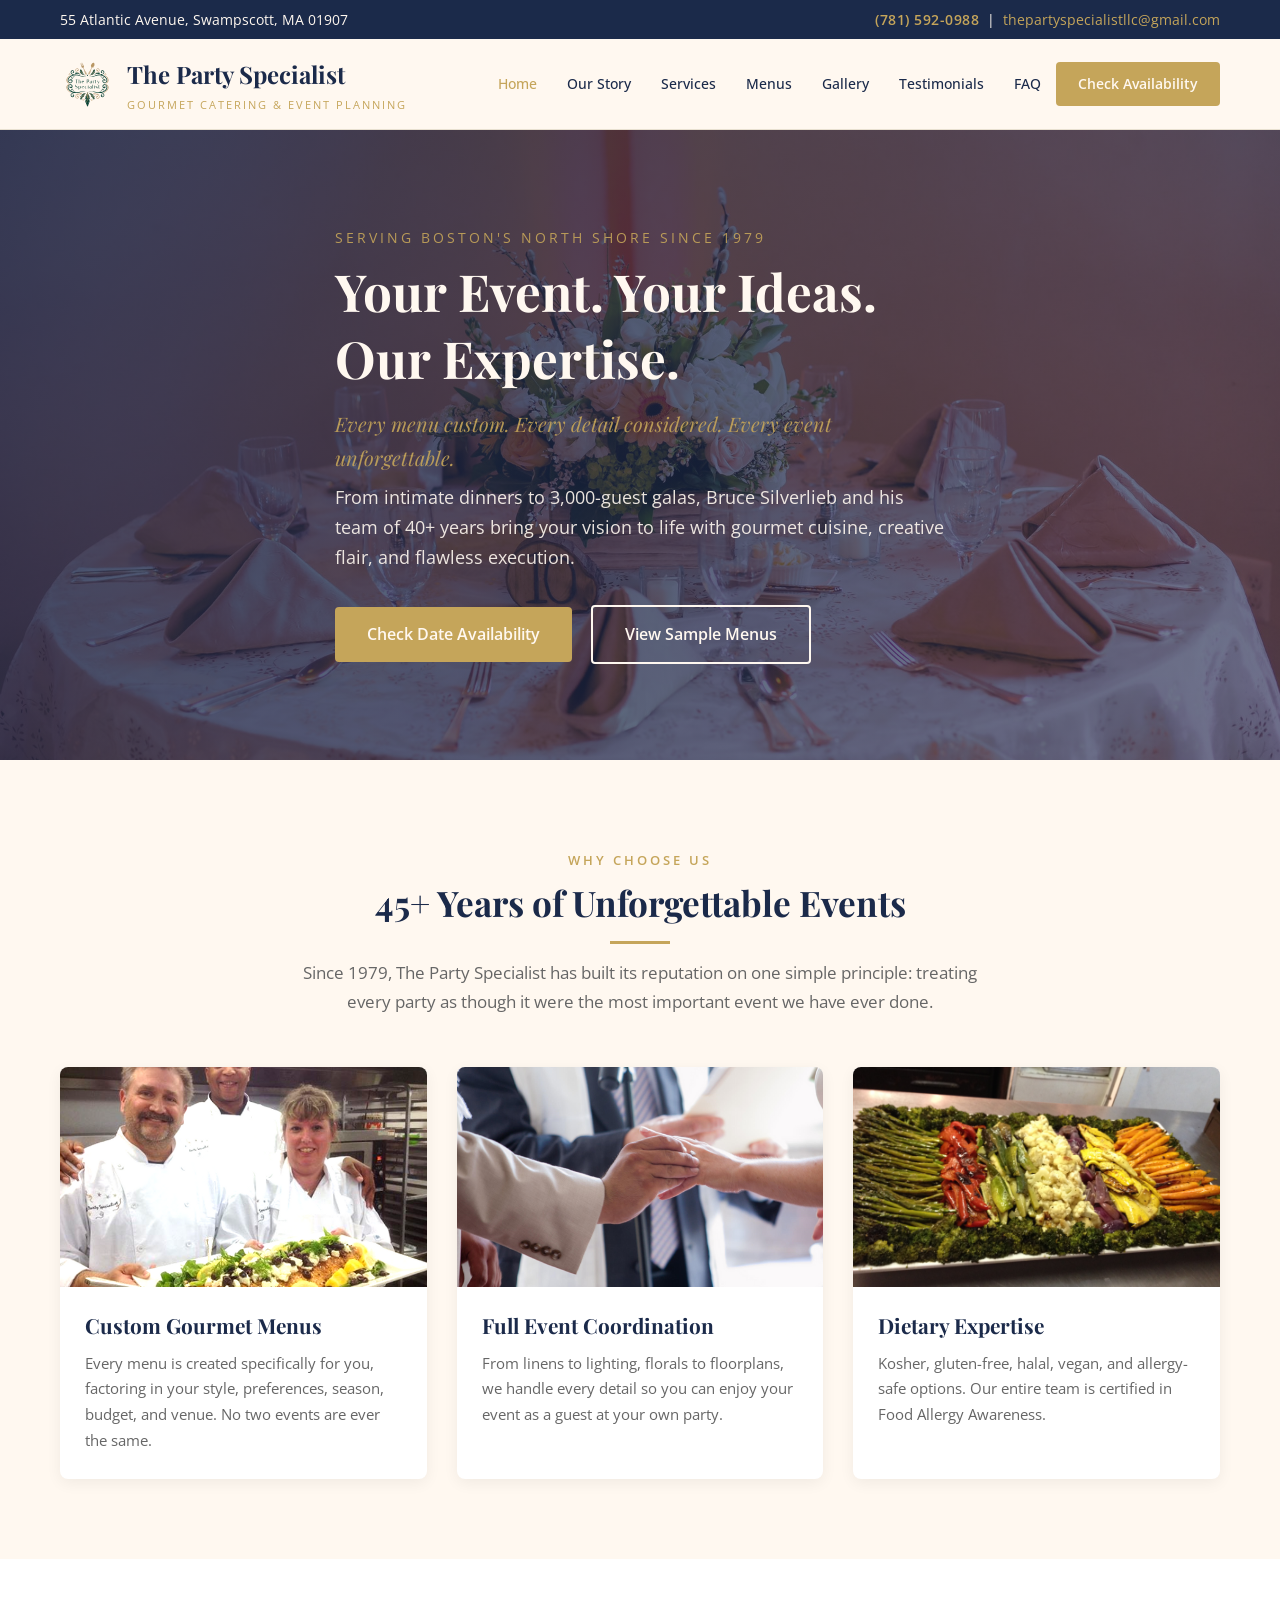
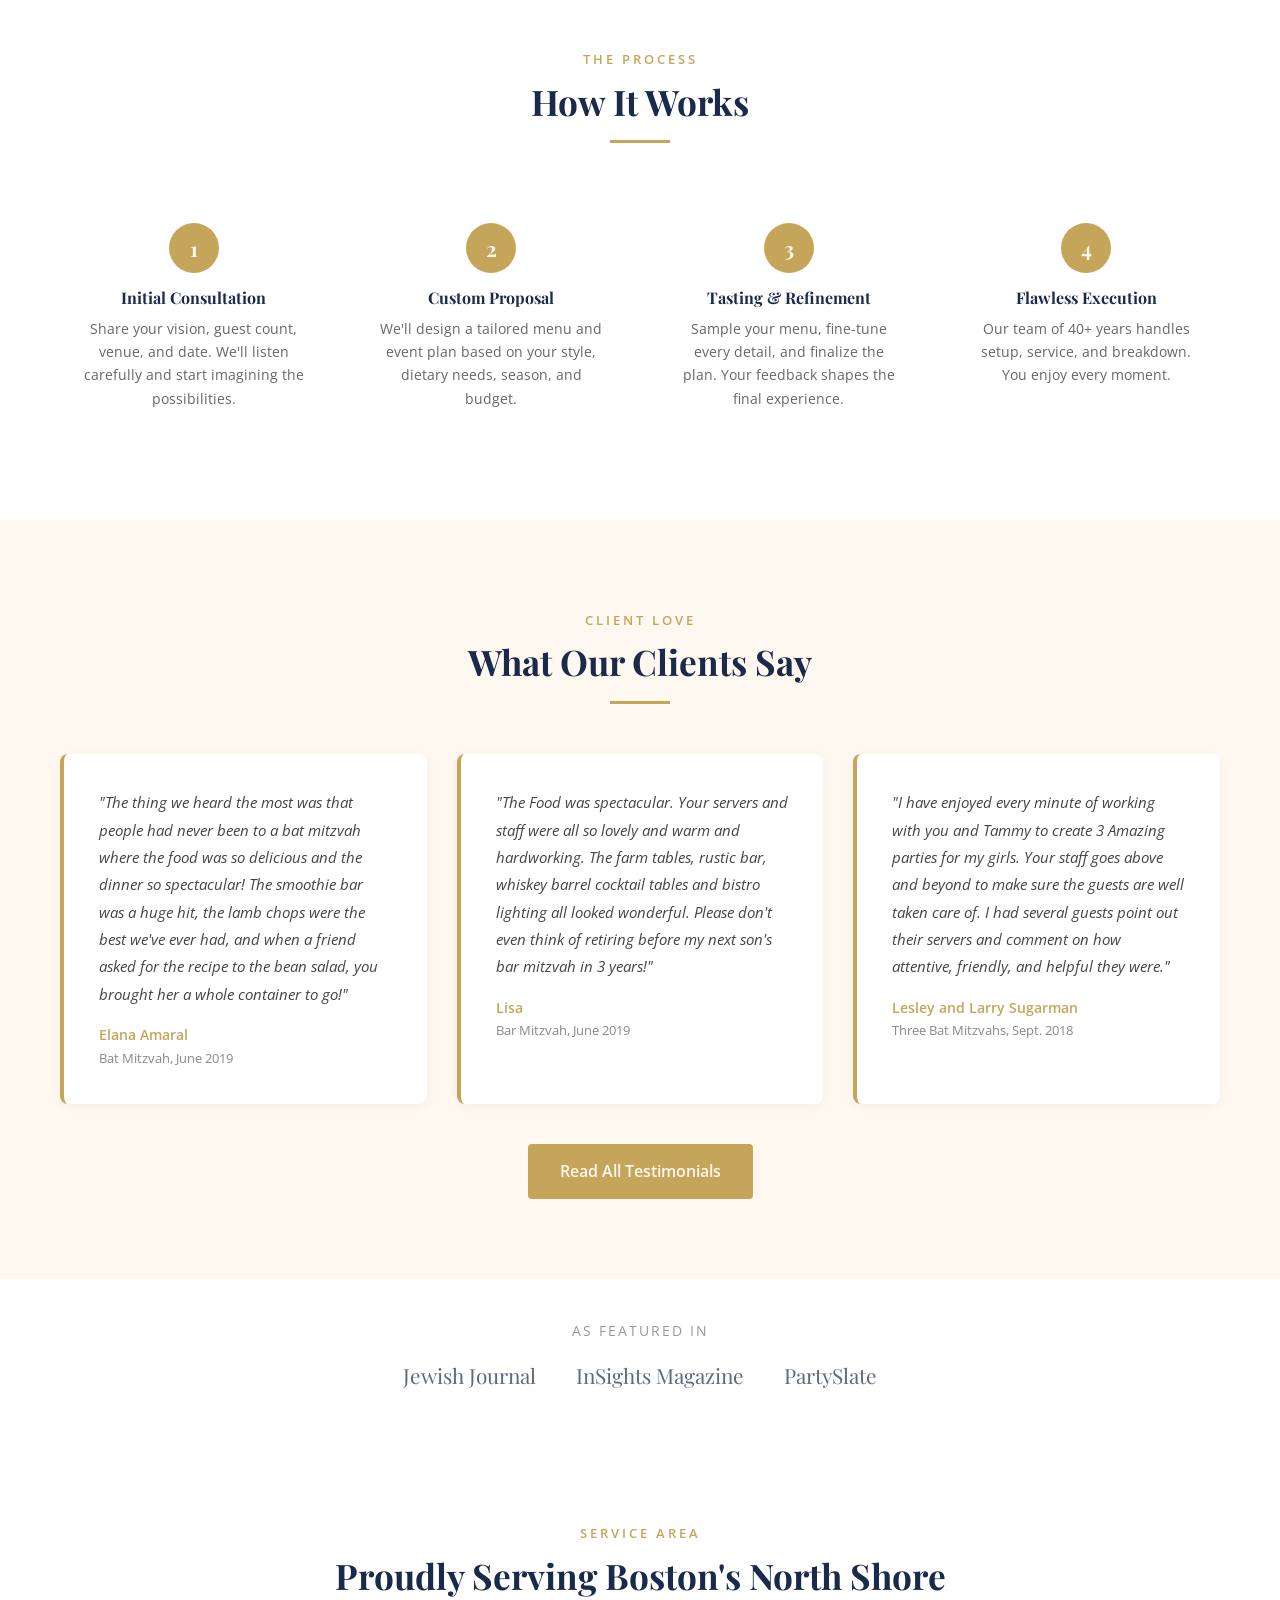
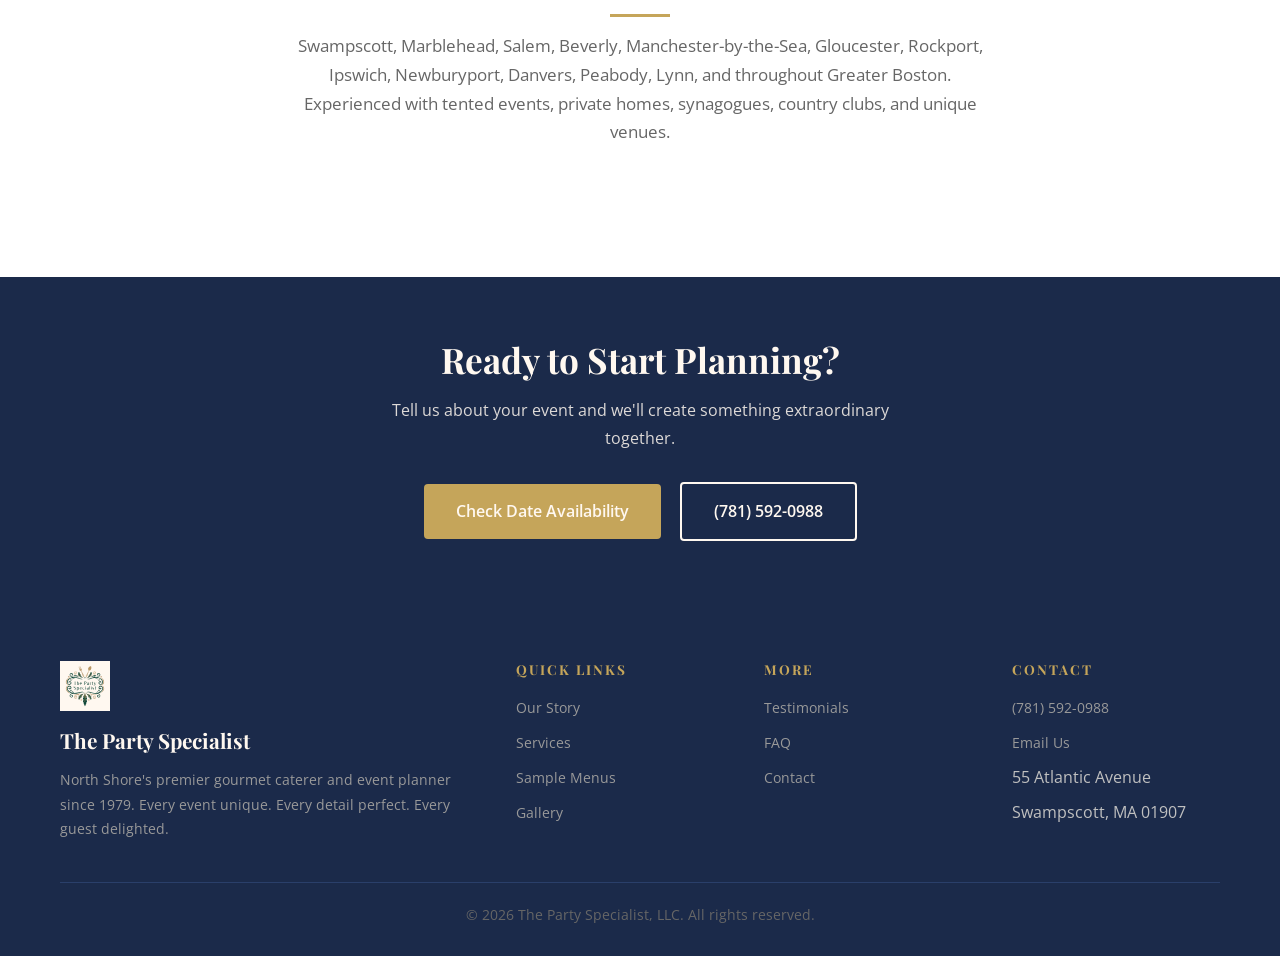
<file: site/index.html>
<!DOCTYPE html>
<html lang="en">
<head>
<meta charset="UTF-8">
<meta name="viewport" content="width=device-width, initial-scale=1.0">
<title>The Party Specialist | North Shore's Premier Caterer & Event Planner Since 1979</title>
<meta name="description" content="The Party Specialist provides gourmet catering and full event planning on Boston's North Shore since 1979. Weddings, Bar/Bat Mitzvahs, corporate events, and more. Call (781) 592-0988.">
<meta name="keywords" content="caterer North Shore MA, wedding catering Marblehead, bar mitzvah catering Swampscott, event planner Boston North Shore, gourmet catering Massachusetts">
<meta property="og:title" content="The Party Specialist | North Shore's Premier Caterer">
<meta property="og:description" content="Gourmet catering and event planning since 1979. Every menu custom for your event.">
<meta property="og:type" content="website">
<link rel="preconnect" href="https://fonts.googleapis.com">
<link rel="preconnect" href="https://fonts.gstatic.com" crossorigin>
<link href="https://fonts.googleapis.com/css2?family=Playfair+Display:ital,wght@0,400;0,700;1,400&family=Open+Sans:wght@400;500;600;700&display=swap" rel="stylesheet">
<link rel="stylesheet" href="css/style.css">
<script type="application/ld+json">
{
  "@context": "https://schema.org",
  "@type": "Caterer",
  "name": "The Party Specialist",
  "legalName": "The Party Specialist, LLC",
  "url": "https://www.thepartyspecialistllc.com",
  "telephone": "+1-781-592-0988",
  "email": "thepartyspecialistllc@gmail.com",
  "address": {
    "@type": "PostalAddress",
    "streetAddress": "55 Atlantic Avenue",
    "addressLocality": "Swampscott",
    "addressRegion": "MA",
    "postalCode": "01907",
    "addressCountry": "US"
  },
  "geo": {
    "@type": "GeoCoordinates",
    "latitude": 42.4709,
    "longitude": -70.9068
  },
  "foundingDate": "1979",
  "founder": {
    "@type": "Person",
    "name": "Bruce Silverlieb"
  },
  "description": "North Shore's premier gourmet caterer and event planner since 1979. Custom menus, full event coordination, weddings, bar/bat mitzvahs, corporate events.",
  "areaServed": ["Swampscott", "Marblehead", "Salem", "Beverly", "Danvers", "Gloucester", "Rockport", "Manchester-by-the-Sea", "Ipswich", "Newburyport", "Lynn", "Boston North Shore"],
  "knowsAbout": ["Kosher Catering", "Gluten-Free Catering", "Halal Catering", "Vegan Catering", "Wedding Catering", "Bar Mitzvah Catering", "Corporate Event Catering"],
  "priceRange": "$$-$$$"
}
</script>
</head>
<body>
<!-- Top Bar -->
<div class="top-bar">
  <div class="container">
    <span>55 Atlantic Avenue, Swampscott, MA 01907</span>
    <span><a href="tel:+17815920988" class="phone">(781) 592-0988</a> &nbsp;|&nbsp; <a href="mailto:thepartyspecialistllc@gmail.com">thepartyspecialistllc@gmail.com</a></span>
  </div>
</div>

<!-- Header -->
<header>
  <div class="container">
    <a href="index.html" class="logo">
      <img src="images/logo.svg" alt="The Party Specialist logo" width="55" height="55">
      <div>
        <span class="logo-text">The Party Specialist</span>
        <span class="logo-sub">Gourmet Catering &amp; Event Planning</span>
      </div>
    </a>
    <button class="menu-toggle" onclick="document.querySelector('nav').classList.toggle('open')" aria-label="Toggle menu">&#9776;</button>
    <nav>
      <a href="index.html" class="active">Home</a>
      <a href="story.html">Our Story</a>
      <a href="services.html">Services</a>
      <a href="menus.html">Menus</a>
      <a href="gallery.html">Gallery</a>
      <a href="testimonials.html">Testimonials</a>
      <a href="faq.html">FAQ</a>
      <a href="contact.html" class="cta-btn">Check Availability</a>
    </nav>
  </div>
</header>

<!-- Hero -->
<section class="hero">
  <div class="hero-bg" style="background-image: url('images/hero/hero-event.jpg')"></div>
  <div class="container">
    <div class="hero-content">
      <p class="est">Serving Boston's North Shore Since 1979</p>
      <h1>Your Event. Your Ideas. Our Expertise.</h1>
      <p class="tagline">Every menu custom. Every detail considered. Every event unforgettable.</p>
      <p>From intimate dinners to 3,000-guest galas, Bruce Silverlieb and his team of 40+ years bring your vision to life with gourmet cuisine, creative flair, and flawless execution.</p>
      <a href="contact.html" class="btn btn-gold">Check Date Availability</a>
      <a href="menus.html" class="btn btn-outline">View Sample Menus</a>
    </div>
  </div>
</section>

<!-- Why The Party Specialist -->
<section>
  <div class="container">
    <div class="section-header">
      <p class="overline">Why Choose Us</p>
      <h2>45+ Years of Unforgettable Events</h2>
      <div class="gold-line"></div>
      <p>Since 1979, The Party Specialist has built its reputation on one simple principle: treating every party as though it were the most important event we have ever done.</p>
    </div>
    <div class="services-grid">
      <div class="service-card fade-in">
        <img src="images/gallery/custom-menus.png" alt="Custom gourmet menu catering North Shore MA">
        <div class="card-body">
          <h3>Custom Gourmet Menus</h3>
          <p>Every menu is created specifically for you, factoring in your style, preferences, season, budget, and venue. No two events are ever the same.</p>
        </div>
      </div>
      <div class="service-card fade-in">
        <img src="images/gallery/event-coordination.png" alt="Full event coordination and planning Swampscott MA">
        <div class="card-body">
          <h3>Full Event Coordination</h3>
          <p>From linens to lighting, florals to floorplans, we handle every detail so you can enjoy your event as a guest at your own party.</p>
        </div>
      </div>
      <div class="service-card fade-in">
        <img src="images/gallery/food-01.jpg" alt="Dietary accommodations kosher gluten-free catering">
        <div class="card-body">
          <h3>Dietary Expertise</h3>
          <p>Kosher, gluten-free, halal, vegan, and allergy-safe options. Our entire team is certified in Food Allergy Awareness.</p>
        </div>
      </div>
    </div>
  </div>
</section>

<!-- How It Works -->
<section class="alt-bg">
  <div class="container">
    <div class="section-header">
      <p class="overline">The Process</p>
      <h2>How It Works</h2>
      <div class="gold-line"></div>
    </div>
    <div class="process-steps">
      <div class="process-step fade-in">
        <h4>Initial Consultation</h4>
        <p>Share your vision, guest count, venue, and date. We'll listen carefully and start imagining the possibilities.</p>
      </div>
      <div class="process-step fade-in">
        <h4>Custom Proposal</h4>
        <p>We'll design a tailored menu and event plan based on your style, dietary needs, season, and budget.</p>
      </div>
      <div class="process-step fade-in">
        <h4>Tasting & Refinement</h4>
        <p>Sample your menu, fine-tune every detail, and finalize the plan. Your feedback shapes the final experience.</p>
      </div>
      <div class="process-step fade-in">
        <h4>Flawless Execution</h4>
        <p>Our team of 40+ years handles setup, service, and breakdown. You enjoy every moment.</p>
      </div>
    </div>
  </div>
</section>

<!-- Featured Testimonials -->
<section>
  <div class="container">
    <div class="section-header">
      <p class="overline">Client Love</p>
      <h2>What Our Clients Say</h2>
      <div class="gold-line"></div>
    </div>
    <div class="testimonial-grid">
      <div class="testimonial-card fade-in">
        <p class="quote">"The thing we heard the most was that people had never been to a bat mitzvah where the food was so delicious and the dinner so spectacular! The smoothie bar was a huge hit, the lamb chops were the best we've ever had, and when a friend asked for the recipe to the bean salad, you brought her a whole container to go!"</p>
        <p class="attribution">Elana Amaral</p>
        <p class="event-type">Bat Mitzvah, June 2019</p>
      </div>
      <div class="testimonial-card fade-in">
        <p class="quote">"The Food was spectacular. Your servers and staff were all so lovely and warm and hardworking. The farm tables, rustic bar, whiskey barrel cocktail tables and bistro lighting all looked wonderful. Please don't even think of retiring before my next son's bar mitzvah in 3 years!"</p>
        <p class="attribution">Lisa</p>
        <p class="event-type">Bar Mitzvah, June 2019</p>
      </div>
      <div class="testimonial-card fade-in">
        <p class="quote">"I have enjoyed every minute of working with you and Tammy to create 3 Amazing parties for my girls. Your staff goes above and beyond to make sure the guests are well taken care of. I had several guests point out their servers and comment on how attentive, friendly, and helpful they were."</p>
        <p class="attribution">Lesley and Larry Sugarman</p>
        <p class="event-type">Three Bat Mitzvahs, Sept. 2018</p>
      </div>
    </div>
    <div style="text-align: center; margin-top: 40px;">
      <a href="testimonials.html" class="btn btn-gold">Read All Testimonials</a>
    </div>
  </div>
</section>

<!-- Featured In -->
<section class="alt-bg" style="padding: 40px 0;">
  <div class="container" style="text-align: center;">
    <p style="color: #999; font-size: 0.85rem; text-transform: uppercase; letter-spacing: 2px; margin-bottom: 15px;">As Featured In</p>
    <div style="display: flex; justify-content: center; gap: 40px; align-items: center; flex-wrap: wrap; opacity: 0.7;">
      <span style="font-family: 'Playfair Display', serif; font-size: 1.3rem; color: #1B2A4A;">Jewish Journal</span>
      <span style="font-family: 'Playfair Display', serif; font-size: 1.3rem; color: #1B2A4A;">InSights Magazine</span>
      <span style="font-family: 'Playfair Display', serif; font-size: 1.3rem; color: #1B2A4A;">PartySlate</span>
    </div>
  </div>
</section>

<!-- Service Area -->
<section class="alt-bg">
  <div class="container">
    <div class="section-header">
      <p class="overline">Service Area</p>
      <h2>Proudly Serving Boston's North Shore</h2>
      <div class="gold-line"></div>
      <p>Swampscott, Marblehead, Salem, Beverly, Manchester-by-the-Sea, Gloucester, Rockport, Ipswich, Newburyport, Danvers, Peabody, Lynn, and throughout Greater Boston. Experienced with tented events, private homes, synagogues, country clubs, and unique venues.</p>
    </div>
  </div>
</section>

<!-- CTA -->
<section style="background: #1B2A4A; color: #FFF8F0; text-align: center; padding: 60px 0;">
  <div class="container">
    <h2 style="color: #FFF8F0; margin-bottom: 15px;">Ready to Start Planning?</h2>
    <p style="max-width: 500px; margin: 0 auto 30px; opacity: 0.85;">Tell us about your event and we'll create something extraordinary together.</p>
    <a href="contact.html" class="btn btn-gold">Check Date Availability</a>
    <a href="tel:+17815920988" class="btn btn-outline">(781) 592-0988</a>
  </div>
</section>

<!-- Footer -->
<footer>
  <div class="container">
    <div class="footer-grid">
      <div class="footer-brand"><img src="images/logo.svg" alt="The Party Specialist logo" width="50" height="50">
        <p class="logo-text" style="font-family: 'Playfair Display', serif;">The Party Specialist</p>
        <p>North Shore's premier gourmet caterer and event planner since 1979. Every event unique. Every detail perfect. Every guest delighted.</p>
      </div>
      <div>
        <h4>Quick Links</h4>
        <ul>
          <li><a href="story.html">Our Story</a></li>
          <li><a href="services.html">Services</a></li>
          <li><a href="menus.html">Sample Menus</a></li>
          <li><a href="gallery.html">Gallery</a></li>
        </ul>
      </div>
      <div>
        <h4>More</h4>
        <ul>
          <li><a href="testimonials.html">Testimonials</a></li>
          <li><a href="faq.html">FAQ</a></li>
          <li><a href="contact.html">Contact</a></li>
        </ul>
      </div>
      <div>
        <h4>Contact</h4>
        <ul>
          <li><a href="tel:+17815920988">(781) 592-0988</a></li>
          <li><a href="mailto:thepartyspecialistllc@gmail.com">Email Us</a></li>
          <li>55 Atlantic Avenue</li>
          <li>Swampscott, MA 01907</li>
        </ul>
      </div>
    </div>
    <div class="footer-bottom">
      &copy; 2026 The Party Specialist, LLC. All rights reserved.
    </div>
  </div>
</footer>

<script>
// Scroll animations
const observer = new IntersectionObserver((entries) => {
  entries.forEach(e => { if (e.isIntersecting) { e.target.classList.add('visible'); } });
}, { threshold: 0.1 });
document.querySelectorAll('.fade-in').forEach(el => observer.observe(el));
</script>
</body>
</html>
</file>
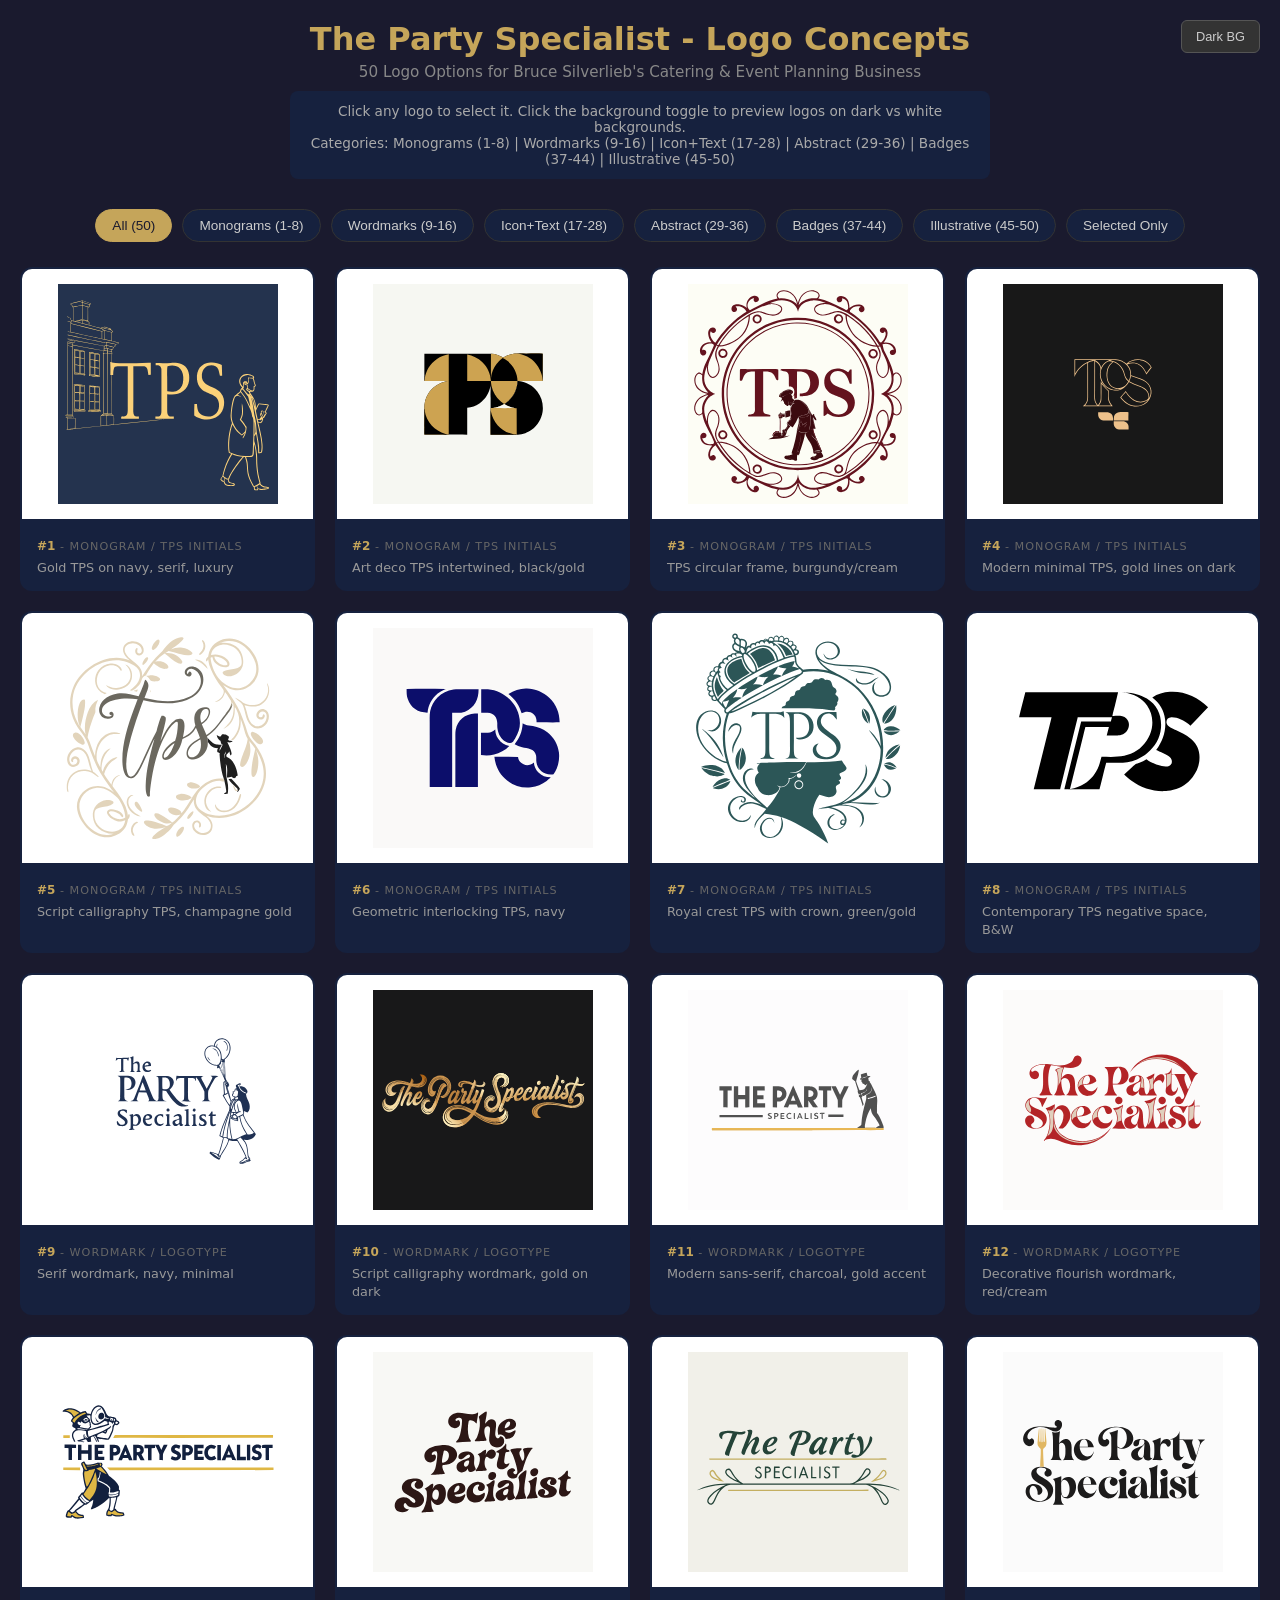
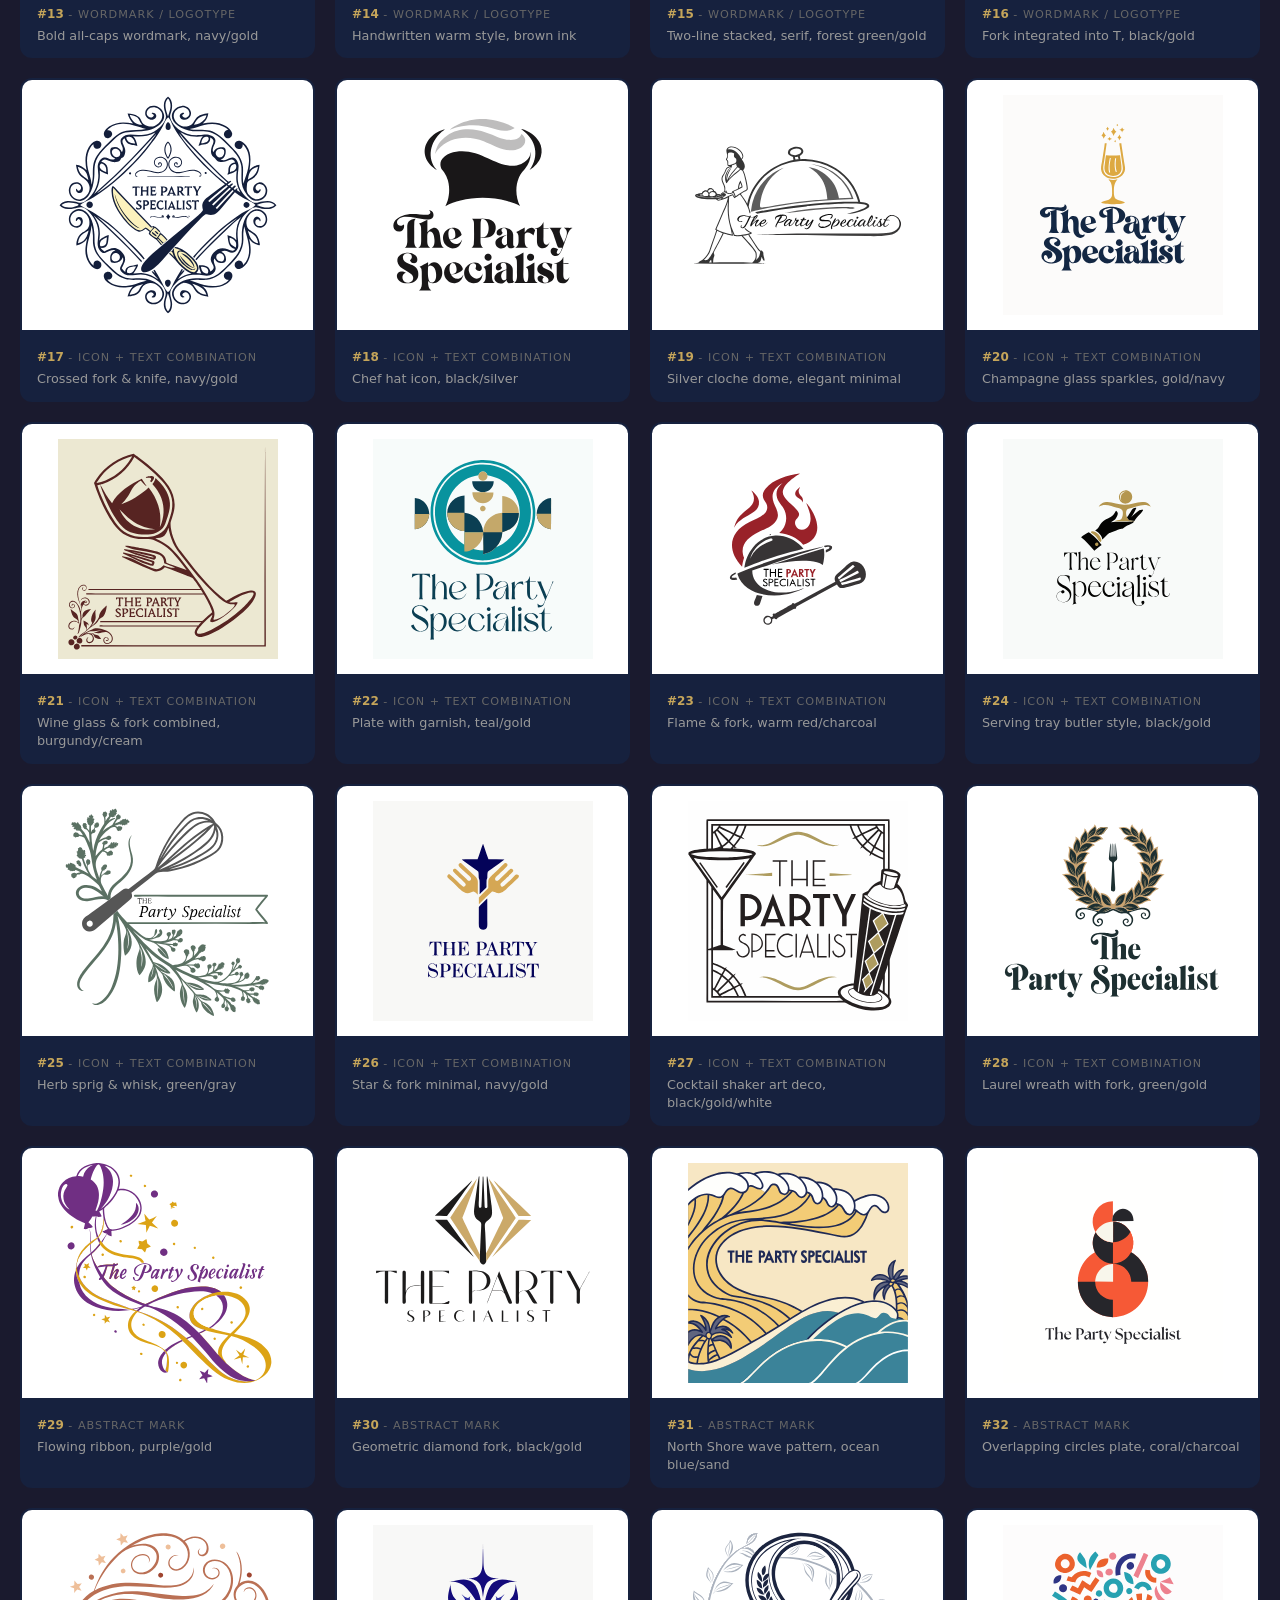
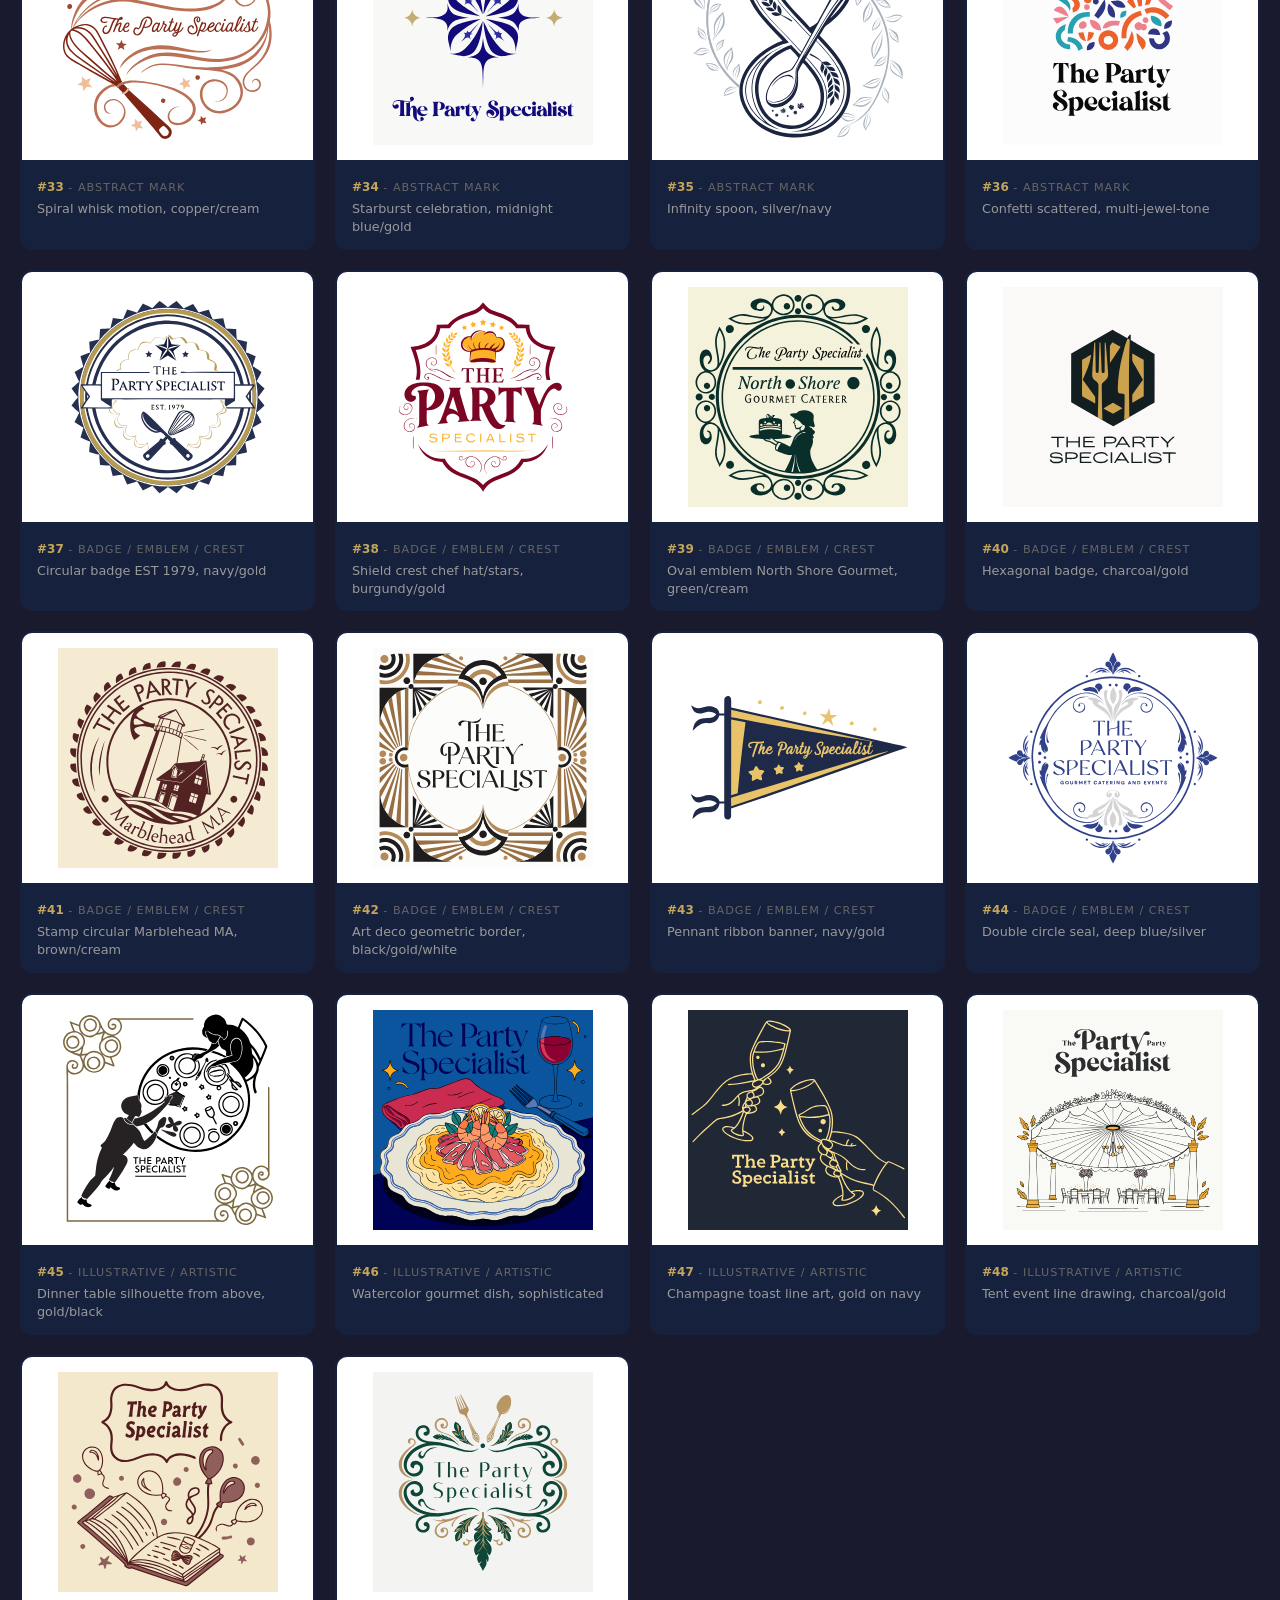
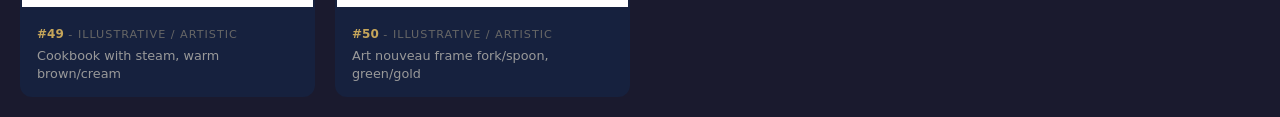
<file: logo-review.html>
<!DOCTYPE html>
<html lang="en">
<head>
<meta charset="UTF-8">
<meta name="viewport" content="width=device-width, initial-scale=1.0">
<title>The Party Specialist - Logo Review Board</title>
<style>
* { margin: 0; padding: 0; box-sizing: border-box; }
body { font-family: 'Segoe UI', system-ui, sans-serif; background: #1a1a2e; color: #e0e0e0; padding: 20px; }
h1 { text-align: center; font-size: 2rem; margin-bottom: 5px; color: #C5A55A; }
.subtitle { text-align: center; color: #888; margin-bottom: 10px; font-size: 0.95rem; }
.instructions { text-align: center; color: #aaa; margin-bottom: 30px; font-size: 0.85rem; background: #16213e; padding: 12px 20px; border-radius: 8px; max-width: 700px; margin-left: auto; margin-right: auto; }
.filters { display: flex; justify-content: center; gap: 10px; margin-bottom: 25px; flex-wrap: wrap; }
.filter-btn { padding: 8px 16px; border: 1px solid #333; background: #16213e; color: #ccc; border-radius: 20px; cursor: pointer; font-size: 0.85rem; transition: all 0.2s; }
.filter-btn:hover, .filter-btn.active { background: #C5A55A; color: #1a1a2e; border-color: #C5A55A; }
.grid { display: grid; grid-template-columns: repeat(auto-fill, minmax(280px, 1fr)); gap: 20px; max-width: 1400px; margin: 0 auto; }
.card { background: #16213e; border-radius: 12px; overflow: hidden; border: 2px solid transparent; transition: all 0.3s; cursor: pointer; position: relative; }
.card:hover { border-color: #C5A55A; transform: translateY(-3px); box-shadow: 0 8px 25px rgba(197,165,90,0.15); }
.card.selected { border-color: #4CAF50; box-shadow: 0 0 20px rgba(76,175,80,0.3); }
.card.selected::after { content: 'SELECTED'; position: absolute; top: 10px; right: 10px; background: #4CAF50; color: white; padding: 4px 10px; border-radius: 4px; font-size: 0.7rem; font-weight: bold; z-index: 2; }
.card img { width: 100%; height: 250px; object-fit: contain; background: #fff; padding: 15px; }
.card-info { padding: 12px 15px; }
.card-num { font-size: 0.75rem; color: #C5A55A; font-weight: bold; }
.card-cat { font-size: 0.7rem; color: #666; text-transform: uppercase; letter-spacing: 1px; margin-top: 2px; }
.card-desc { font-size: 0.8rem; color: #999; margin-top: 5px; line-height: 1.4; }
.selected-bar { position: fixed; bottom: 0; left: 0; right: 0; background: #16213e; border-top: 2px solid #C5A55A; padding: 15px 20px; display: none; z-index: 100; text-align: center; }
.selected-bar.visible { display: block; }
.selected-bar span { color: #C5A55A; font-weight: bold; }
.dark-bg .card img { background: #1a1a2e; }
.bg-toggle { position: fixed; top: 20px; right: 20px; padding: 8px 14px; background: #333; color: #ccc; border: 1px solid #555; border-radius: 6px; cursor: pointer; font-size: 0.8rem; z-index: 10; }
</style>
</head>
<body>
<h1>The Party Specialist - Logo Concepts</h1>
<p class="subtitle">50 Logo Options for Bruce Silverlieb's Catering & Event Planning Business</p>
<div class="instructions">
Click any logo to select it. Click the background toggle to preview logos on dark vs white backgrounds.
<br>Categories: Monograms (1-8) | Wordmarks (9-16) | Icon+Text (17-28) | Abstract (29-36) | Badges (37-44) | Illustrative (45-50)
</div>
<button class="bg-toggle" onclick="document.body.classList.toggle('dark-bg'); this.textContent = document.body.classList.contains('dark-bg') ? 'White BG' : 'Dark BG'">Dark BG</button>
<div class="filters">
<button class="filter-btn active" onclick="filter('all', this)">All (50)</button>
<button class="filter-btn" onclick="filter('monogram', this)">Monograms (1-8)</button>
<button class="filter-btn" onclick="filter('wordmark', this)">Wordmarks (9-16)</button>
<button class="filter-btn" onclick="filter('icon', this)">Icon+Text (17-28)</button>
<button class="filter-btn" onclick="filter('abstract', this)">Abstract (29-36)</button>
<button class="filter-btn" onclick="filter('badge', this)">Badges (37-44)</button>
<button class="filter-btn" onclick="filter('illustrative', this)">Illustrative (45-50)</button>
<button class="filter-btn" onclick="filter('selected', this)">Selected Only</button>
</div>
<div class="grid" id="grid"></div>
<div class="selected-bar" id="selBar">Selected: <span id="selList"></span></div>
<script>
const categories = {
  monogram: [1,2,3,4,5,6,7,8],
  wordmark: [9,10,11,12,13,14,15,16],
  icon: [17,18,19,20,21,22,23,24,25,26,27,28],
  abstract: [29,30,31,32,33,34,35,36],
  badge: [37,38,39,40,41,42,43,44],
  illustrative: [45,46,47,48,49,50]
};
const catNames = {
  monogram: 'Monogram / TPS Initials',
  wordmark: 'Wordmark / Logotype',
  icon: 'Icon + Text Combination',
  abstract: 'Abstract Mark',
  badge: 'Badge / Emblem / Crest',
  illustrative: 'Illustrative / Artistic'
};
const descriptions = [
  "Gold TPS on navy, serif, luxury","Art deco TPS intertwined, black/gold","TPS circular frame, burgundy/cream","Modern minimal TPS, gold lines on dark",
  "Script calligraphy TPS, champagne gold","Geometric interlocking TPS, navy","Royal crest TPS with crown, green/gold","Contemporary TPS negative space, B&W",
  "Serif wordmark, navy, minimal","Script calligraphy wordmark, gold on dark","Modern sans-serif, charcoal, gold accent","Decorative flourish wordmark, red/cream",
  "Bold all-caps wordmark, navy/gold","Handwritten warm style, brown ink","Two-line stacked, serif, forest green/gold","Fork integrated into T, black/gold",
  "Crossed fork & knife, navy/gold","Chef hat icon, black/silver","Silver cloche dome, elegant minimal","Champagne glass sparkles, gold/navy",
  "Wine glass & fork combined, burgundy/cream","Plate with garnish, teal/gold","Flame & fork, warm red/charcoal","Serving tray butler style, black/gold",
  "Herb sprig & whisk, green/gray","Star & fork minimal, navy/gold","Cocktail shaker art deco, black/gold/white","Laurel wreath with fork, green/gold",
  "Flowing ribbon, purple/gold","Geometric diamond fork, black/gold","North Shore wave pattern, ocean blue/sand","Overlapping circles plate, coral/charcoal",
  "Spiral whisk motion, copper/cream","Starburst celebration, midnight blue/gold","Infinity spoon, silver/navy","Confetti scattered, multi-jewel-tone",
  "Circular badge EST 1979, navy/gold","Shield crest chef hat/stars, burgundy/gold","Oval emblem North Shore Gourmet, green/cream","Hexagonal badge, charcoal/gold",
  "Stamp circular Marblehead MA, brown/cream","Art deco geometric border, black/gold/white","Pennant ribbon banner, navy/gold","Double circle seal, deep blue/silver",
  "Dinner table silhouette from above, gold/black","Watercolor gourmet dish, sophisticated","Champagne toast line art, gold on navy","Tent event line drawing, charcoal/gold",
  "Cookbook with steam, warm brown/cream","Art nouveau frame fork/spoon, green/gold"
];
let selected = new Set();
const grid = document.getElementById('grid');
for (let i = 1; i <= 50; i++) {
  let cat = Object.entries(categories).find(([k,v]) => v.includes(i))?.[0] || '';
  const card = document.createElement('div');
  card.className = 'card';
  card.dataset.num = i;
  card.dataset.cat = cat;
  card.innerHTML = `<img src="logos/logo_${String(i).padStart(2,'0')}.svg" alt="Logo ${i}" loading="lazy"><div class="card-info"><span class="card-num">#${i}</span><span class="card-cat"> - ${catNames[cat]||''}</span><div class="card-desc">${descriptions[i-1]||''}</div></div>`;
  card.onclick = () => {
    if (selected.has(i)) { selected.delete(i); card.classList.remove('selected'); }
    else { selected.add(i); card.classList.add('selected'); }
    updateBar();
  };
  grid.appendChild(card);
}
function filter(cat, btn) {
  document.querySelectorAll('.filter-btn').forEach(b => b.classList.remove('active'));
  btn.classList.add('active');
  document.querySelectorAll('.card').forEach(c => {
    if (cat === 'all') c.style.display = '';
    else if (cat === 'selected') c.style.display = selected.has(+c.dataset.num) ? '' : 'none';
    else c.style.display = c.dataset.cat === cat ? '' : 'none';
  });
}
function updateBar() {
  const bar = document.getElementById('selBar');
  const list = document.getElementById('selList');
  if (selected.size > 0) { bar.classList.add('visible'); list.textContent = [...selected].sort((a,b)=>a-b).map(n=>'#'+n).join(', '); }
  else { bar.classList.remove('visible'); }
}
</script>
</body>
</html>
</file>
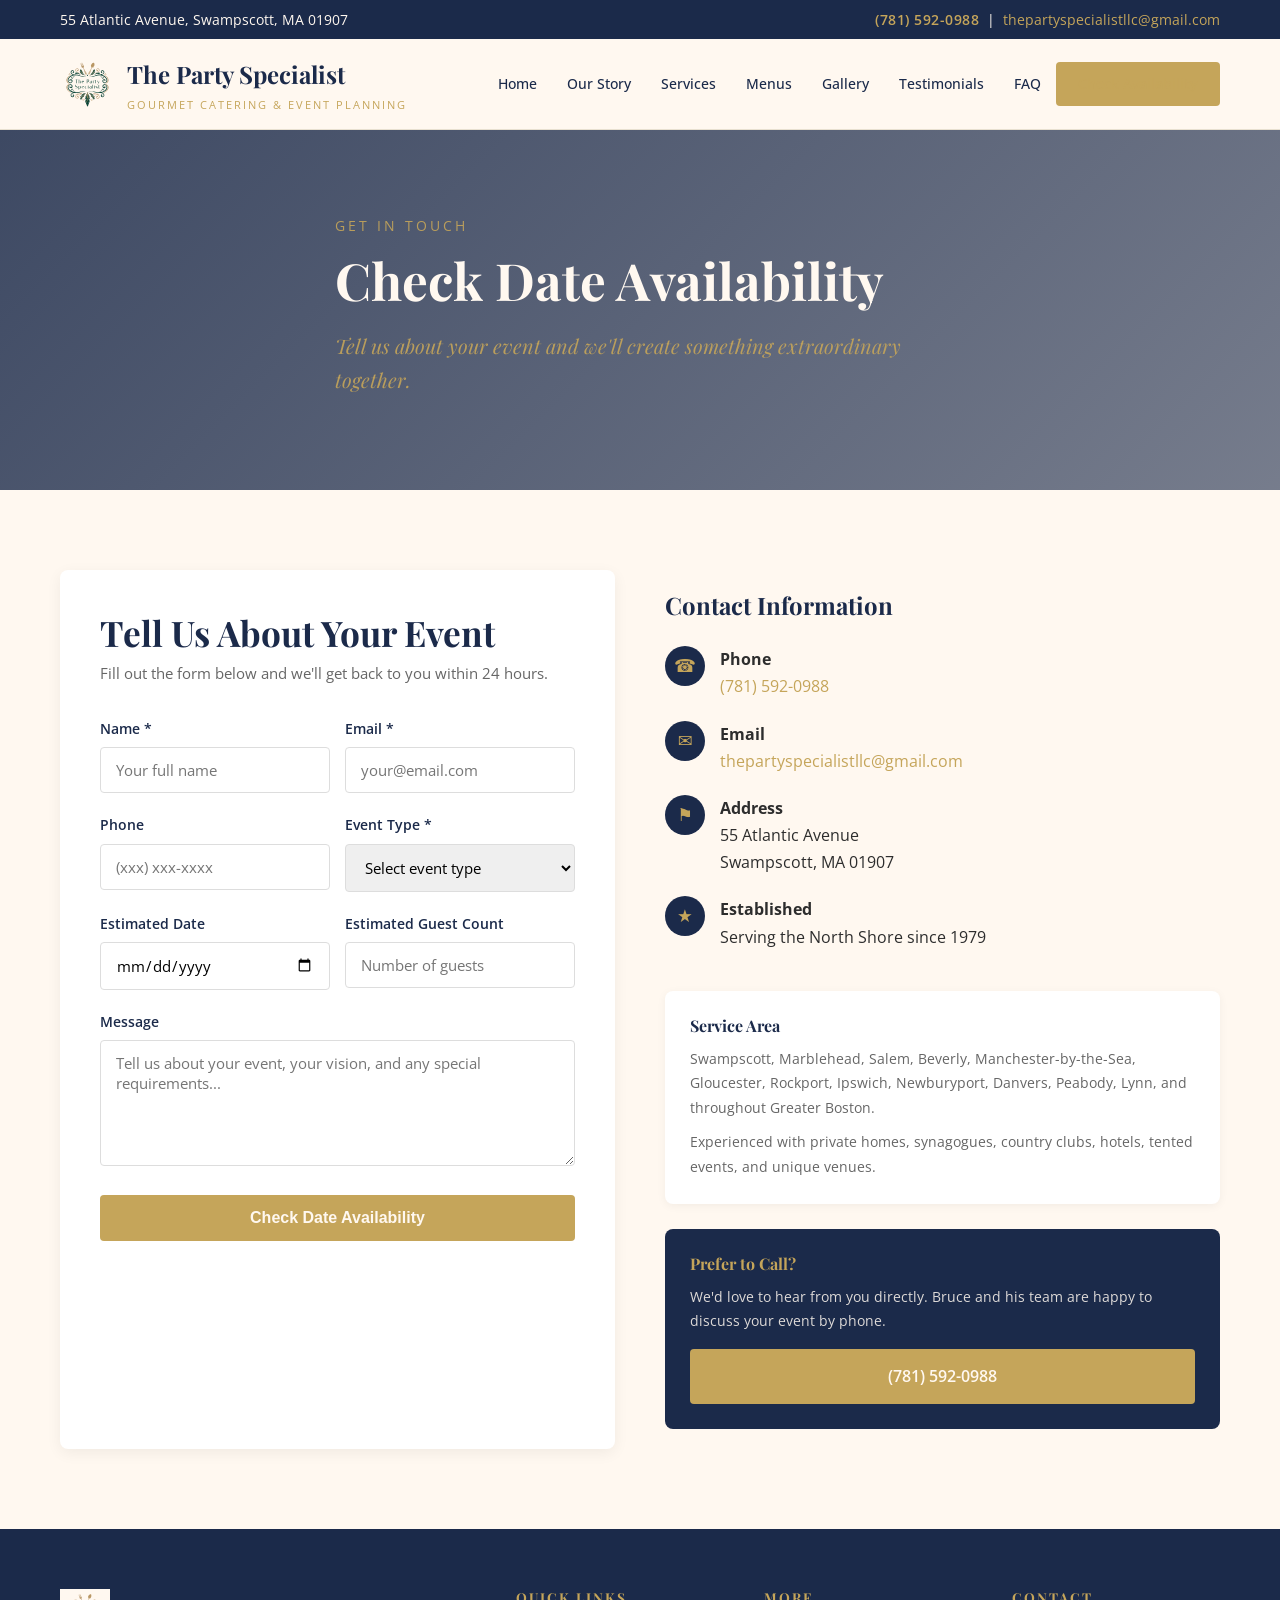
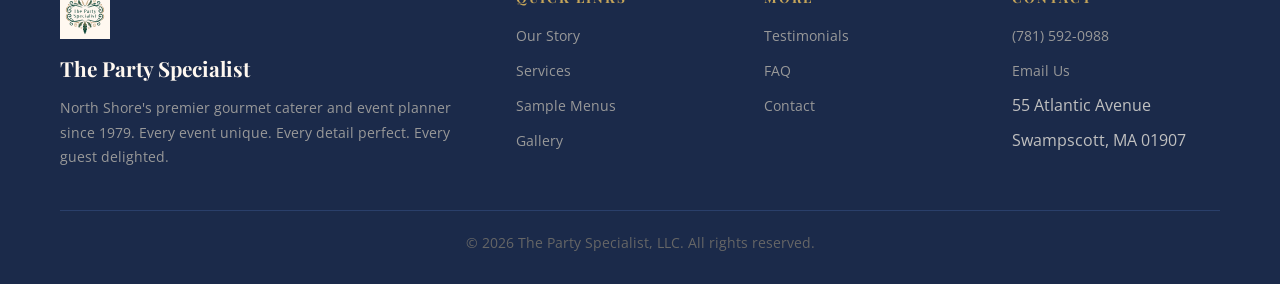
<file: site/contact.html>
<!DOCTYPE html>
<html lang="en">
<head>
<meta charset="UTF-8">
<meta name="viewport" content="width=device-width, initial-scale=1.0">
<title>Contact | The Party Specialist - Check Date Availability</title>
<meta name="description" content="Contact The Party Specialist for catering and event planning on Boston's North Shore. Call (781) 592-0988 or fill out our form to check date availability.">
<meta name="keywords" content="contact caterer North Shore, catering inquiry Swampscott, event planning quote, check catering availability">
<meta property="og:title" content="Contact | The Party Specialist">
<meta property="og:description" content="Get in touch to check date availability and start planning your event.">
<meta property="og:type" content="website">
<link rel="preconnect" href="https://fonts.googleapis.com">
<link rel="preconnect" href="https://fonts.gstatic.com" crossorigin>
<link href="https://fonts.googleapis.com/css2?family=Playfair+Display:ital,wght@0,400;0,700;1,400&family=Open+Sans:wght@400;500;600;700&display=swap" rel="stylesheet">
<link rel="stylesheet" href="css/style.css">
<script type="application/ld+json">
{
  "@context": "https://schema.org",
  "@type": "Caterer",
  "name": "The Party Specialist",
  "legalName": "The Party Specialist, LLC",
  "url": "https://www.thepartyspecialistllc.com",
  "telephone": "+1-781-592-0988",
  "email": "thepartyspecialistllc@gmail.com",
  "address": {
    "@type": "PostalAddress",
    "streetAddress": "55 Atlantic Avenue",
    "addressLocality": "Swampscott",
    "addressRegion": "MA",
    "postalCode": "01907",
    "addressCountry": "US"
  },
  "foundingDate": "1979",
  "areaServed": ["Swampscott", "Marblehead", "Salem", "Beverly", "Danvers", "Gloucester", "Rockport", "Manchester-by-the-Sea", "Ipswich", "Newburyport", "Lynn", "Boston North Shore"]
}
</script>
</head>
<body>
<!-- Top Bar -->
<div class="top-bar">
  <div class="container">
    <span>55 Atlantic Avenue, Swampscott, MA 01907</span>
    <span><a href="tel:+17815920988" class="phone">(781) 592-0988</a> &nbsp;|&nbsp; <a href="mailto:thepartyspecialistllc@gmail.com">thepartyspecialistllc@gmail.com</a></span>
  </div>
</div>

<!-- Header -->
<header>
  <div class="container">
    <a href="index.html" class="logo">
      <img src="images/logo.svg" alt="The Party Specialist logo" width="55" height="55">
      <div>
        <span class="logo-text">The Party Specialist</span>
        <span class="logo-sub">Gourmet Catering &amp; Event Planning</span>
      </div>
    </a>
    <button class="menu-toggle" onclick="document.querySelector('nav').classList.toggle('open')" aria-label="Toggle menu">&#9776;</button>
    <nav>
      <a href="index.html">Home</a>
      <a href="story.html">Our Story</a>
      <a href="services.html">Services</a>
      <a href="menus.html">Menus</a>
      <a href="gallery.html">Gallery</a>
      <a href="testimonials.html">Testimonials</a>
      <a href="faq.html">FAQ</a>
      <a href="contact.html" class="cta-btn active">Check Availability</a>
    </nav>
  </div>
</header>

<!-- Hero -->
<section class="hero" style="height: 40vh; min-height: 300px;">
  <div class="hero-bg" style="background-image: url('https://static.wixstatic.com/media/6ec82b_ee9cdd28f9e24ef0846542152e5bec4e~mv2.jpg/v1/fill/w_1920,h_1080,al_c,q_85,usm_0.66_1.00_0.01')"></div>
  <div class="container">
    <div class="hero-content">
      <p class="est">Get In Touch</p>
      <h1>Check Date Availability</h1>
      <p class="tagline">Tell us about your event and we'll create something extraordinary together.</p>
    </div>
  </div>
</section>

<!-- Contact Section -->
<section>
  <div class="container">
    <div class="contact-grid">

      <!-- Form -->
      <div class="contact-form">
        <h2 style="margin-bottom: 5px;">Tell Us About Your Event</h2>
        <p style="color: #666; margin-bottom: 30px; font-size: 0.95rem;">Fill out the form below and we'll get back to you within 24 hours.</p>
        <form action="#" method="POST">
          <div class="form-row">
            <div class="form-group">
              <label for="name">Name *</label>
              <input type="text" id="name" name="name" required placeholder="Your full name">
            </div>
            <div class="form-group">
              <label for="email">Email *</label>
              <input type="email" id="email" name="email" required placeholder="your@email.com">
            </div>
          </div>
          <div class="form-row">
            <div class="form-group">
              <label for="phone">Phone</label>
              <input type="tel" id="phone" name="phone" placeholder="(xxx) xxx-xxxx">
            </div>
            <div class="form-group">
              <label for="event-type">Event Type *</label>
              <select id="event-type" name="event_type" required>
                <option value="" disabled selected>Select event type</option>
                <option value="wedding">Wedding</option>
                <option value="bar-bat-mitzvah">Bar / Bat Mitzvah</option>
                <option value="corporate">Corporate Event</option>
                <option value="social">Social / Private Event</option>
                <option value="other">Other</option>
              </select>
            </div>
          </div>
          <div class="form-row">
            <div class="form-group">
              <label for="event-date">Estimated Date</label>
              <input type="date" id="event-date" name="event_date">
            </div>
            <div class="form-group">
              <label for="guest-count">Estimated Guest Count</label>
              <input type="number" id="guest-count" name="guest_count" placeholder="Number of guests" min="1">
            </div>
          </div>
          <div class="form-group">
            <label for="message">Message</label>
            <textarea id="message" name="message" rows="5" placeholder="Tell us about your event, your vision, and any special requirements..."></textarea>
          </div>
          <button type="submit" class="btn btn-gold" style="width: 100%; text-align: center;">Check Date Availability</button>
        </form>
      </div>

      <!-- Contact Info Sidebar -->
      <div class="contact-info">
        <h3>Contact Information</h3>

        <div class="info-item">
          <div class="icon">&#9742;</div>
          <div>
            <strong>Phone</strong><br>
            <a href="tel:+17815920988">(781) 592-0988</a>
          </div>
        </div>

        <div class="info-item">
          <div class="icon">&#9993;</div>
          <div>
            <strong>Email</strong><br>
            <a href="mailto:thepartyspecialistllc@gmail.com">thepartyspecialistllc@gmail.com</a>
          </div>
        </div>

        <div class="info-item">
          <div class="icon">&#9873;</div>
          <div>
            <strong>Address</strong><br>
            55 Atlantic Avenue<br>
            Swampscott, MA 01907
          </div>
        </div>

        <div class="info-item">
          <div class="icon">&#9733;</div>
          <div>
            <strong>Established</strong><br>
            Serving the North Shore since 1979
          </div>
        </div>

        <div style="margin-top: 40px; padding: 25px; background: #fff; border-radius: 8px; box-shadow: 0 2px 10px rgba(0,0,0,0.05);">
          <h4 style="margin-bottom: 10px;">Service Area</h4>
          <p style="color: #666; font-size: 0.9rem; line-height: 1.7;">Swampscott, Marblehead, Salem, Beverly, Manchester-by-the-Sea, Gloucester, Rockport, Ipswich, Newburyport, Danvers, Peabody, Lynn, and throughout Greater Boston.</p>
          <p style="color: #666; font-size: 0.9rem; line-height: 1.7; margin-top: 10px;">Experienced with private homes, synagogues, country clubs, hotels, tented events, and unique venues.</p>
        </div>

        <div style="margin-top: 25px; padding: 25px; background: #1B2A4A; border-radius: 8px; color: #FFF8F0;">
          <h4 style="color: #C5A55A; margin-bottom: 10px;">Prefer to Call?</h4>
          <p style="font-size: 0.9rem; opacity: 0.85; margin-bottom: 15px;">We'd love to hear from you directly. Bruce and his team are happy to discuss your event by phone.</p>
          <a href="tel:+17815920988" class="btn btn-gold" style="display: block; text-align: center;">(781) 592-0988</a>
        </div>
      </div>

    </div>
  </div>
</section>

<!-- Footer -->
<footer>
  <div class="container">
    <div class="footer-grid">
      <div class="footer-brand"><img src="images/logo.svg" alt="The Party Specialist logo" width="50" height="50">
        <p class="logo-text" style="font-family: 'Playfair Display', serif;">The Party Specialist</p>
        <p>North Shore's premier gourmet caterer and event planner since 1979. Every event unique. Every detail perfect. Every guest delighted.</p>
      </div>
      <div>
        <h4>Quick Links</h4>
        <ul>
          <li><a href="story.html">Our Story</a></li>
          <li><a href="services.html">Services</a></li>
          <li><a href="menus.html">Sample Menus</a></li>
          <li><a href="gallery.html">Gallery</a></li>
        </ul>
      </div>
      <div>
        <h4>More</h4>
        <ul>
          <li><a href="testimonials.html">Testimonials</a></li>
          <li><a href="faq.html">FAQ</a></li>
          <li><a href="contact.html">Contact</a></li>
        </ul>
      </div>
      <div>
        <h4>Contact</h4>
        <ul>
          <li><a href="tel:+17815920988">(781) 592-0988</a></li>
          <li><a href="mailto:thepartyspecialistllc@gmail.com">Email Us</a></li>
          <li>55 Atlantic Avenue</li>
          <li>Swampscott, MA 01907</li>
        </ul>
      </div>
    </div>
    <div class="footer-bottom">
      &copy; 2026 The Party Specialist, LLC. All rights reserved.
    </div>
  </div>
</footer>

<script>
// Scroll animations
const observer = new IntersectionObserver((entries) => {
  entries.forEach(e => { if (e.isIntersecting) { e.target.classList.add('visible'); } });
}, { threshold: 0.1 });
document.querySelectorAll('.fade-in').forEach(el => observer.observe(el));
</script>
</body>
</html>
</file>
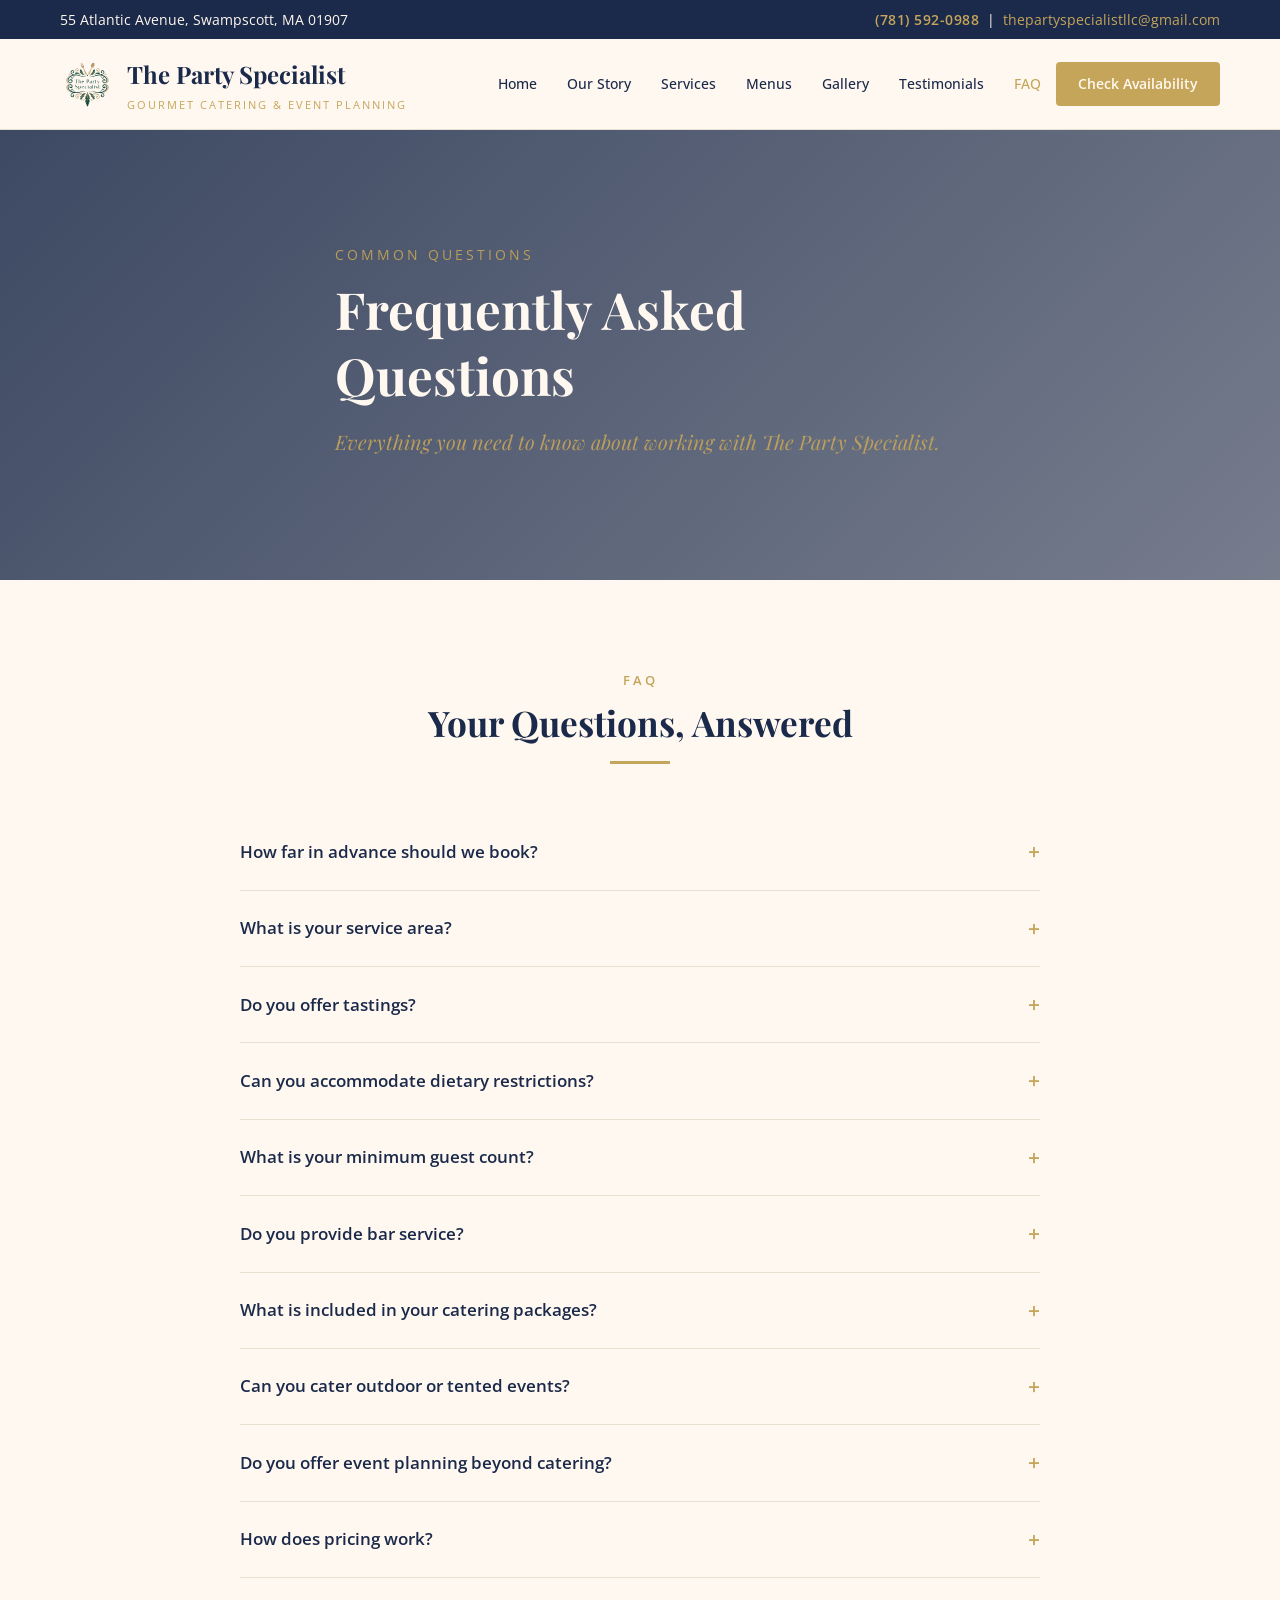
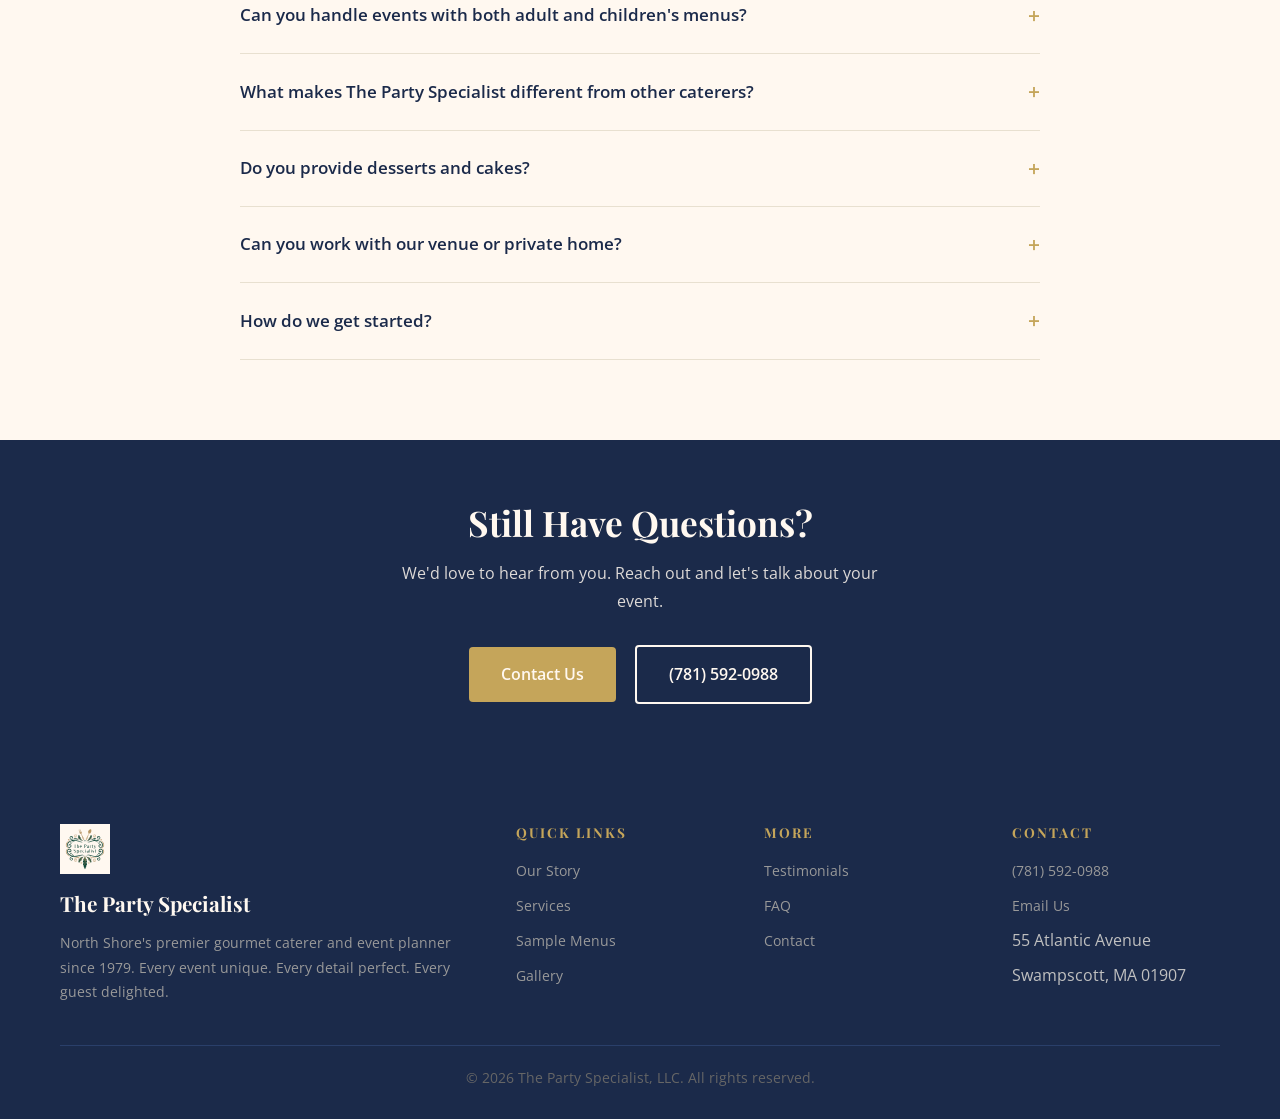
<file: site/faq.html>
<!DOCTYPE html>
<html lang="en">
<head>
<meta charset="UTF-8">
<meta name="viewport" content="width=device-width, initial-scale=1.0">
<title>FAQ | The Party Specialist - Frequently Asked Questions</title>
<meta name="description" content="Frequently asked questions about The Party Specialist's catering and event planning services. Pricing, dietary accommodations, service area, and more.">
<meta name="keywords" content="catering FAQ, North Shore caterer questions, wedding catering FAQ, event planning questions Swampscott MA">
<meta property="og:title" content="FAQ | The Party Specialist">
<meta property="og:description" content="Answers to common questions about our catering and event planning services.">
<meta property="og:type" content="website">
<link rel="preconnect" href="https://fonts.googleapis.com">
<link rel="preconnect" href="https://fonts.gstatic.com" crossorigin>
<link href="https://fonts.googleapis.com/css2?family=Playfair+Display:ital,wght@0,400;0,700;1,400&family=Open+Sans:wght@400;500;600;700&display=swap" rel="stylesheet">
<link rel="stylesheet" href="css/style.css">
<script type="application/ld+json">
{
  "@context": "https://schema.org",
  "@type": "FAQPage",
  "mainEntity": [
    {
      "@type": "Question",
      "name": "How far in advance should we book The Party Specialist?",
      "acceptedAnswer": {
        "@type": "Answer",
        "text": "For weddings and bar/bat mitzvahs, we recommend booking 6 to 12 months in advance to secure your preferred date. For smaller events and social gatherings, 2 to 3 months is typically sufficient. Popular dates fill quickly, so earlier is always better."
      }
    },
    {
      "@type": "Question",
      "name": "What is your service area?",
      "acceptedAnswer": {
        "@type": "Answer",
        "text": "We serve Boston's North Shore and Greater Boston, including Swampscott, Marblehead, Salem, Beverly, Danvers, Gloucester, Rockport, Manchester-by-the-Sea, Ipswich, Newburyport, Lynn, Peabody, and surrounding areas."
      }
    },
    {
      "@type": "Question",
      "name": "Do you offer tastings?",
      "acceptedAnswer": {
        "@type": "Answer",
        "text": "Yes, we offer tastings for booked clients. Once you've reserved your date, we'll schedule a tasting session so you can sample menu options and fine-tune every detail to your preferences."
      }
    },
    {
      "@type": "Question",
      "name": "Can you accommodate dietary restrictions?",
      "acceptedAnswer": {
        "@type": "Answer",
        "text": "Absolutely. We accommodate kosher, halal, gluten-free, vegan, vegetarian, and allergy-specific dietary needs. Our entire team — including Bruce, Tammy, and Richie — is certified in Food Allergy Awareness."
      }
    },
    {
      "@type": "Question",
      "name": "What is your minimum guest count?",
      "acceptedAnswer": {
        "@type": "Answer",
        "text": "There is no strict minimum guest count. We are flexible and have experience with everything from intimate dinners to events for 3,000 guests."
      }
    },
    {
      "@type": "Question",
      "name": "Do you provide bar service?",
      "acceptedAnswer": {
        "@type": "Answer",
        "text": "Yes, we offer full bar service including custom cocktail menus, wine and beer selections, and non-alcoholic options."
      }
    },
    {
      "@type": "Question",
      "name": "What is included in your catering packages?",
      "acceptedAnswer": {
        "@type": "Answer",
        "text": "Every package is custom. Typically this includes food preparation and service, professional service staff, setup and breakdown, and coordination. Linens, rentals, and additional event planning services are also available."
      }
    },
    {
      "@type": "Question",
      "name": "Can you cater outdoor or tented events?",
      "acceptedAnswer": {
        "@type": "Answer",
        "text": "Yes. We bring fully equipped field kitchens to any location, even where no water or electricity exists. We have catered tented events for up to 3,000 guests."
      }
    },
    {
      "@type": "Question",
      "name": "Do you offer event planning beyond catering?",
      "acceptedAnswer": {
        "@type": "Answer",
        "text": "Yes. We offer full event coordination including linens, table settings, rental coordination, design consultation, and day-of management."
      }
    },
    {
      "@type": "Question",
      "name": "How does pricing work?",
      "acceptedAnswer": {
        "@type": "Answer",
        "text": "Every event receives a custom quote based on your menu selections, guest count, service level, and venue requirements. Contact us to discuss your event and we'll provide a detailed proposal."
      }
    },
    {
      "@type": "Question",
      "name": "Can you handle events with both adult and children's menus?",
      "acceptedAnswer": {
        "@type": "Answer",
        "text": "Yes, this is one of our specialties. We are especially experienced with bar and bat mitzvahs where separate kids' and adult menus are essential. We create fun, age-appropriate options alongside sophisticated adult fare."
      }
    },
    {
      "@type": "Question",
      "name": "What makes The Party Specialist different from other caterers?",
      "acceptedAnswer": {
        "@type": "Answer",
        "text": "Over 45 years of experience, the same core team working together since 1983 and 1984, a 'Say Yes' philosophy that means no request is too creative, and full Food Allergy Awareness certification for the entire team."
      }
    },
    {
      "@type": "Question",
      "name": "Do you provide desserts and cakes?",
      "acceptedAnswer": {
        "@type": "Answer",
        "text": "Yes. We offer full dessert service including custom dessert tables, signature sundae bars, and a wide range of sweet options to complement your event."
      }
    },
    {
      "@type": "Question",
      "name": "Can you work with our venue or private home?",
      "acceptedAnswer": {
        "@type": "Answer",
        "text": "Yes. We cater at any venue including private homes, synagogues, country clubs, hotels, and unique spaces. Our field kitchen capability means we can set up virtually anywhere."
      }
    },
    {
      "@type": "Question",
      "name": "How do we get started?",
      "acceptedAnswer": {
        "@type": "Answer",
        "text": "Call us at (781) 592-0988 or fill out the contact form on our website. We'll discuss your event details and begin creating your custom proposal."
      }
    }
  ]
}
</script>
</head>
<body>
<!-- Top Bar -->
<div class="top-bar">
  <div class="container">
    <span>55 Atlantic Avenue, Swampscott, MA 01907</span>
    <span><a href="tel:+17815920988" class="phone">(781) 592-0988</a> &nbsp;|&nbsp; <a href="mailto:thepartyspecialistllc@gmail.com">thepartyspecialistllc@gmail.com</a></span>
  </div>
</div>

<!-- Header -->
<header>
  <div class="container">
    <a href="index.html" class="logo">
      <img src="images/logo.svg" alt="The Party Specialist logo" width="55" height="55">
      <div>
        <span class="logo-text">The Party Specialist</span>
        <span class="logo-sub">Gourmet Catering &amp; Event Planning</span>
      </div>
    </a>
    <button class="menu-toggle" onclick="document.querySelector('nav').classList.toggle('open')" aria-label="Toggle menu">&#9776;</button>
    <nav>
      <a href="index.html">Home</a>
      <a href="story.html">Our Story</a>
      <a href="services.html">Services</a>
      <a href="menus.html">Menus</a>
      <a href="gallery.html">Gallery</a>
      <a href="testimonials.html">Testimonials</a>
      <a href="faq.html" class="active">FAQ</a>
      <a href="contact.html" class="cta-btn">Check Availability</a>
    </nav>
  </div>
</header>

<!-- Hero -->
<section class="hero" style="height: 50vh; min-height: 350px;">
  <div class="hero-bg" style="background-image: url('https://static.wixstatic.com/media/6ec82b_4afbf9d5dc034c76a38b904069ff169c~mv2.jpg/v1/fill/w_1920,h_1080,al_c,q_85,usm_0.66_1.00_0.01')"></div>
  <div class="container">
    <div class="hero-content">
      <p class="est">Common Questions</p>
      <h1>Frequently Asked Questions</h1>
      <p class="tagline">Everything you need to know about working with The Party Specialist.</p>
    </div>
  </div>
</section>

<!-- FAQ -->
<section>
  <div class="container">
    <div class="section-header">
      <p class="overline">FAQ</p>
      <h2>Your Questions, Answered</h2>
      <div class="gold-line"></div>
    </div>
    <div class="faq-list">

      <div class="faq-item">
        <details>
          <summary>How far in advance should we book?</summary>
          <div class="answer">
            <p>For weddings and bar/bat mitzvahs, we recommend booking 6 to 12 months in advance to secure your preferred date. For smaller events and social gatherings, 2 to 3 months is typically sufficient. Popular dates fill quickly, so earlier is always better. Contact us as soon as you have a tentative date in mind.</p>
          </div>
        </details>
      </div>

      <div class="faq-item">
        <details>
          <summary>What is your service area?</summary>
          <div class="answer">
            <p>We serve Boston's North Shore and Greater Boston, including Swampscott, Marblehead, Salem, Beverly, Danvers, Gloucester, Rockport, Manchester-by-the-Sea, Ipswich, Newburyport, Lynn, Peabody, and surrounding areas. We are experienced with a wide variety of venues throughout the region.</p>
          </div>
        </details>
      </div>

      <div class="faq-item">
        <details>
          <summary>Do you offer tastings?</summary>
          <div class="answer">
            <p>Yes, we offer tastings for booked clients. Once you've reserved your date, we'll schedule a tasting session so you can sample menu options and fine-tune every detail to your preferences. It's one of the most enjoyable parts of the planning process.</p>
          </div>
        </details>
      </div>

      <div class="faq-item">
        <details>
          <summary>Can you accommodate dietary restrictions?</summary>
          <div class="answer">
            <p>Absolutely. We accommodate kosher, halal, gluten-free, vegan, vegetarian, and allergy-specific dietary needs. Our entire team &mdash; including Bruce, Tammy, and Richie &mdash; is certified in Food Allergy Awareness. We take dietary requirements seriously and work closely with clients to ensure every guest is safely and deliciously accommodated.</p>
          </div>
        </details>
      </div>

      <div class="faq-item">
        <details>
          <summary>What is your minimum guest count?</summary>
          <div class="answer">
            <p>There is no strict minimum guest count. We are flexible and have experience with everything from intimate dinners for a handful of guests to large-scale events for up to 3,000 people. Every event receives the same level of care and attention.</p>
          </div>
        </details>
      </div>

      <div class="faq-item">
        <details>
          <summary>Do you provide bar service?</summary>
          <div class="answer">
            <p>Yes, we offer full bar service including custom cocktail menus, curated wine and beer selections, and non-alcoholic options. Our bartenders are experienced professionals who add to the atmosphere of your event.</p>
          </div>
        </details>
      </div>

      <div class="faq-item">
        <details>
          <summary>What is included in your catering packages?</summary>
          <div class="answer">
            <p>Every package is custom to fit your specific event. Typically this includes food preparation and service, professional service staff, complete setup and breakdown, and event coordination. Linens, table settings, rental coordination, and additional event planning services are also available. We'll outline everything in your custom proposal.</p>
          </div>
        </details>
      </div>

      <div class="faq-item">
        <details>
          <summary>Can you cater outdoor or tented events?</summary>
          <div class="answer">
            <p>Yes. We bring fully equipped field kitchens to any location, even where no water or electricity exists. We have catered tented events for up to 3,000 guests. From backyard celebrations to oceanside galas, our team delivers the same quality you'd expect from a top indoor venue.</p>
          </div>
        </details>
      </div>

      <div class="faq-item">
        <details>
          <summary>Do you offer event planning beyond catering?</summary>
          <div class="answer">
            <p>Yes. We offer full event coordination including linens, table settings, rental coordination, design consultation, and day-of management. Our goal is for you to be a guest at your own party &mdash; we handle the logistics so you can enjoy every moment.</p>
          </div>
        </details>
      </div>

      <div class="faq-item">
        <details>
          <summary>How does pricing work?</summary>
          <div class="answer">
            <p>Every event receives a custom quote based on your menu selections, guest count, service level, and venue requirements. We don't use rigid packages &mdash; your proposal is tailored specifically to your event. Contact us to discuss your needs and we'll provide a detailed, transparent proposal.</p>
          </div>
        </details>
      </div>

      <div class="faq-item">
        <details>
          <summary>Can you handle events with both adult and children's menus?</summary>
          <div class="answer">
            <p>Yes, this is one of our specialties. We are especially experienced with bar and bat mitzvahs where separate kids' and adult menus are essential. We create fun, age-appropriate options that kids love alongside sophisticated adult fare that impresses even the most discerning guests.</p>
          </div>
        </details>
      </div>

      <div class="faq-item">
        <details>
          <summary>What makes The Party Specialist different from other caterers?</summary>
          <div class="answer">
            <p>Over 45 years of experience. The same core team working together since 1983 and 1984. A "Say Yes" philosophy that means no request is too creative or ambitious. Full Food Allergy Awareness certification for the entire team. And a track record of clients who come back event after event, decade after decade. We treat every party as though it were the most important event we have ever worked on.</p>
          </div>
        </details>
      </div>

      <div class="faq-item">
        <details>
          <summary>Do you provide desserts and cakes?</summary>
          <div class="answer">
            <p>Yes. We offer full dessert service including custom dessert tables, signature sundae bars, and a wide range of sweet options to complement your event. Desserts are designed to match your event's theme and style.</p>
          </div>
        </details>
      </div>

      <div class="faq-item">
        <details>
          <summary>Can you work with our venue or private home?</summary>
          <div class="answer">
            <p>Yes. We cater at any venue including private homes, synagogues, country clubs, hotels, and unique spaces. Our field kitchen capability means we can set up virtually anywhere. We have extensive experience with venues throughout the North Shore and Greater Boston.</p>
          </div>
        </details>
      </div>

      <div class="faq-item">
        <details>
          <summary>How do we get started?</summary>
          <div class="answer">
            <p>Call us at <a href="tel:+17815920988">(781) 592-0988</a> or <a href="contact.html">fill out the contact form</a> on our website. We'll discuss your event details, your vision, and your budget, and then create a custom proposal tailored to you. The sooner you reach out, the more likely we can secure your preferred date.</p>
          </div>
        </details>
      </div>

    </div>
  </div>
</section>

<!-- CTA -->
<section style="background: #1B2A4A; color: #FFF8F0; text-align: center; padding: 60px 0;">
  <div class="container">
    <h2 style="color: #FFF8F0; margin-bottom: 15px;">Still Have Questions?</h2>
    <p style="max-width: 500px; margin: 0 auto 30px; opacity: 0.85;">We'd love to hear from you. Reach out and let's talk about your event.</p>
    <a href="contact.html" class="btn btn-gold">Contact Us</a>
    <a href="tel:+17815920988" class="btn btn-outline">(781) 592-0988</a>
  </div>
</section>

<!-- Footer -->
<footer>
  <div class="container">
    <div class="footer-grid">
      <div class="footer-brand"><img src="images/logo.svg" alt="The Party Specialist logo" width="50" height="50">
        <p class="logo-text" style="font-family: 'Playfair Display', serif;">The Party Specialist</p>
        <p>North Shore's premier gourmet caterer and event planner since 1979. Every event unique. Every detail perfect. Every guest delighted.</p>
      </div>
      <div>
        <h4>Quick Links</h4>
        <ul>
          <li><a href="story.html">Our Story</a></li>
          <li><a href="services.html">Services</a></li>
          <li><a href="menus.html">Sample Menus</a></li>
          <li><a href="gallery.html">Gallery</a></li>
        </ul>
      </div>
      <div>
        <h4>More</h4>
        <ul>
          <li><a href="testimonials.html">Testimonials</a></li>
          <li><a href="faq.html">FAQ</a></li>
          <li><a href="contact.html">Contact</a></li>
        </ul>
      </div>
      <div>
        <h4>Contact</h4>
        <ul>
          <li><a href="tel:+17815920988">(781) 592-0988</a></li>
          <li><a href="mailto:thepartyspecialistllc@gmail.com">Email Us</a></li>
          <li>55 Atlantic Avenue</li>
          <li>Swampscott, MA 01907</li>
        </ul>
      </div>
    </div>
    <div class="footer-bottom">
      &copy; 2026 The Party Specialist, LLC. All rights reserved.
    </div>
  </div>
</footer>

<script>
// Scroll animations
const observer = new IntersectionObserver((entries) => {
  entries.forEach(e => { if (e.isIntersecting) { e.target.classList.add('visible'); } });
}, { threshold: 0.1 });
document.querySelectorAll('.fade-in').forEach(el => observer.observe(el));
</script>
</body>
</html>
</file>
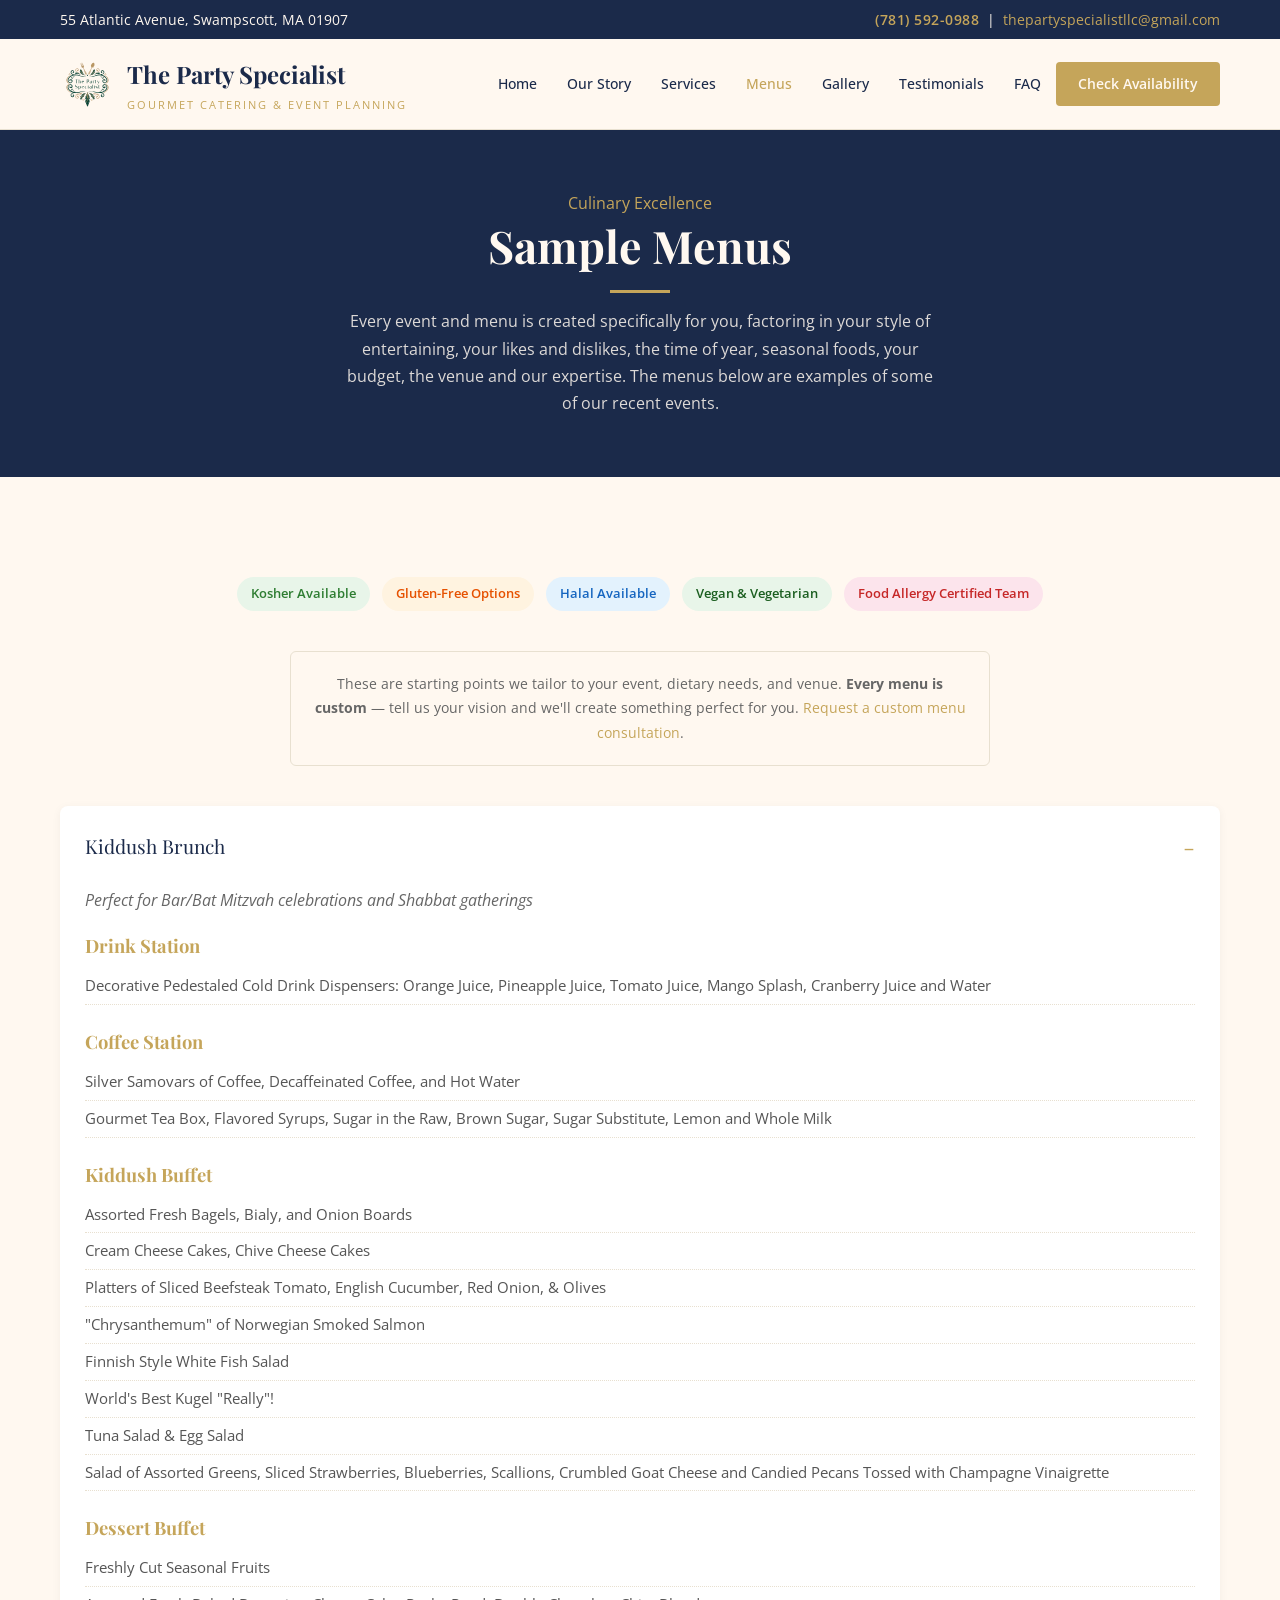
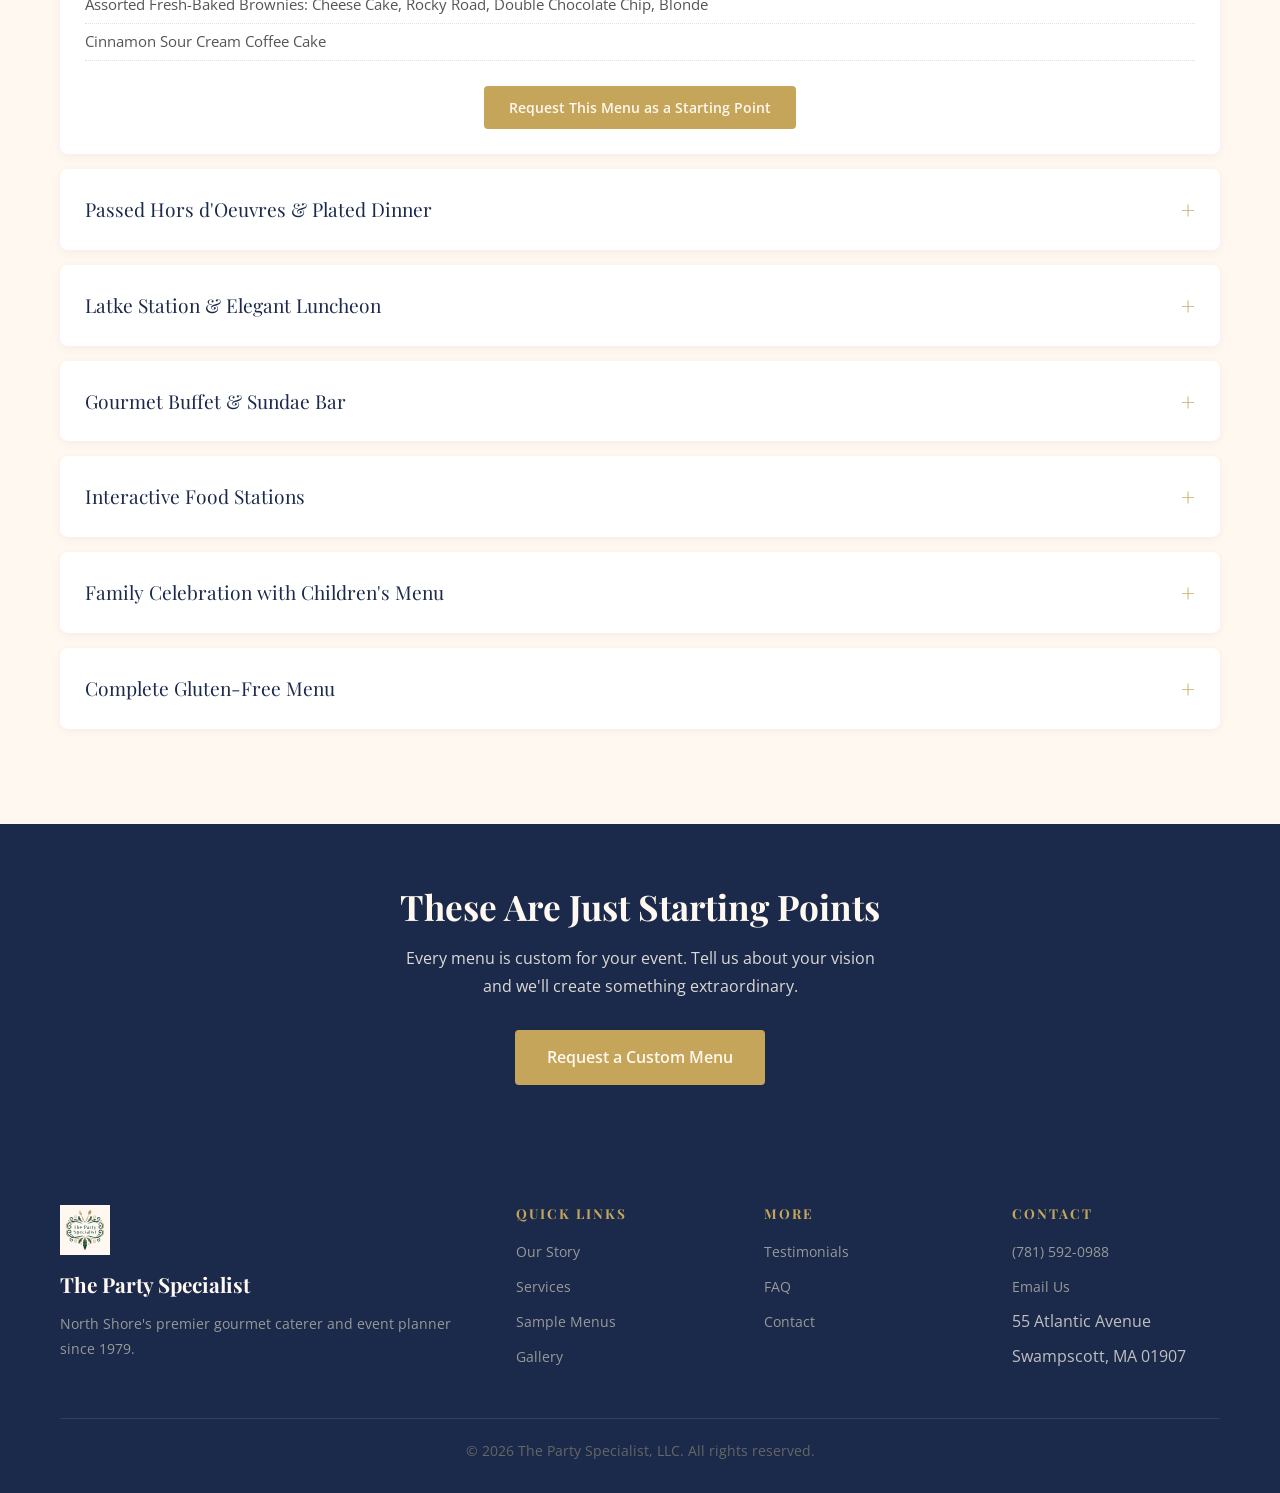
<file: site/menus.html>
<!DOCTYPE html>
<html lang="en">
<head>
<meta charset="UTF-8">
<meta name="viewport" content="width=device-width, initial-scale=1.0">
<title>Sample Menus | The Party Specialist - North Shore Gourmet Caterer</title>
<meta name="description" content="Sample catering menus from The Party Specialist. Kiddush brunches, plated dinners, buffets, children's menus, and gluten-free options. Every menu custom for your event.">
<link rel="preconnect" href="https://fonts.googleapis.com">
<link rel="preconnect" href="https://fonts.gstatic.com" crossorigin>
<link href="https://fonts.googleapis.com/css2?family=Playfair+Display:ital,wght@0,400;0,700;1,400&family=Open+Sans:wght@400;500;600;700&display=swap" rel="stylesheet">
<link rel="stylesheet" href="css/style.css">
</head>
<body>
<div class="top-bar"><div class="container"><span>55 Atlantic Avenue, Swampscott, MA 01907</span><span><a href="tel:+17815920988" class="phone">(781) 592-0988</a> &nbsp;|&nbsp; <a href="mailto:thepartyspecialistllc@gmail.com">thepartyspecialistllc@gmail.com</a></span></div></div>
<header><div class="container"><a href="index.html" class="logo"><img src="images/logo.svg" alt="The Party Specialist logo" width="55" height="55"><div><span class="logo-text">The Party Specialist</span><span class="logo-sub">Gourmet Catering &amp; Event Planning</span></div></a><button class="menu-toggle" onclick="document.querySelector('nav').classList.toggle('open')" aria-label="Toggle menu">&#9776;</button><nav><a href="index.html">Home</a><a href="story.html">Our Story</a><a href="services.html">Services</a><a href="menus.html" class="active">Menus</a><a href="gallery.html">Gallery</a><a href="testimonials.html">Testimonials</a><a href="faq.html">FAQ</a><a href="contact.html" class="cta-btn">Check Availability</a></nav></div></header>

<section style="background: #1B2A4A; color: #FFF8F0; padding: 60px 0; text-align: center;">
  <div class="container">
    <p class="overline" style="color: #C5A55A;">Culinary Excellence</p>
    <h1 style="color: #FFF8F0;">Sample Menus</h1>
    <div class="gold-line"></div>
    <p style="max-width: 600px; margin: 0 auto; opacity: 0.85;">Every event and menu is created specifically for you, factoring in your style of entertaining, your likes and dislikes, the time of year, seasonal foods, your budget, the venue and our expertise. The menus below are examples of some of our recent events.</p>
  </div>
</section>

<section>
  <div class="container">
    <div class="dietary-badges" style="justify-content: center; margin-bottom: 40px;">
      <span class="badge badge-kosher">Kosher Available</span>
      <span class="badge badge-gf">Gluten-Free Options</span>
      <span class="badge badge-halal">Halal Available</span>
      <span class="badge badge-vegan">Vegan &amp; Vegetarian</span>
      <span class="badge badge-allergy">Food Allergy Certified Team</span>
    </div>

    <div class="menu-note" style="max-width: 700px; margin: 0 auto 40px; text-align: center;">
      These are starting points we tailor to your event, dietary needs, and venue. <strong>Every menu is custom</strong> &mdash; tell us your vision and we'll create something perfect for you. <a href="contact.html">Request a custom menu consultation</a>.
    </div>

    <!-- Menu 1: Kiddush Brunch -->
    <details class="menu-accordion" open>
      <summary>Kiddush Brunch</summary>
      <div class="menu-content">
        <p style="color: #666; margin-bottom: 20px; font-style: italic;">Perfect for Bar/Bat Mitzvah celebrations and Shabbat gatherings</p>
        <div class="menu-category">
          <h4>Drink Station</h4>
          <ul>
            <li>Decorative Pedestaled Cold Drink Dispensers: Orange Juice, Pineapple Juice, Tomato Juice, Mango Splash, Cranberry Juice and Water</li>
          </ul>
        </div>
        <div class="menu-category">
          <h4>Coffee Station</h4>
          <ul>
            <li>Silver Samovars of Coffee, Decaffeinated Coffee, and Hot Water</li>
            <li>Gourmet Tea Box, Flavored Syrups, Sugar in the Raw, Brown Sugar, Sugar Substitute, Lemon and Whole Milk</li>
          </ul>
        </div>
        <div class="menu-category">
          <h4>Kiddush Buffet</h4>
          <ul>
            <li>Assorted Fresh Bagels, Bialy, and Onion Boards</li>
            <li>Cream Cheese Cakes, Chive Cheese Cakes</li>
            <li>Platters of Sliced Beefsteak Tomato, English Cucumber, Red Onion, &amp; Olives</li>
            <li>"Chrysanthemum" of Norwegian Smoked Salmon</li>
            <li>Finnish Style White Fish Salad</li>
            <li>World's Best Kugel "Really"!</li>
            <li>Tuna Salad &amp; Egg Salad</li>
            <li>Salad of Assorted Greens, Sliced Strawberries, Blueberries, Scallions, Crumbled Goat Cheese and Candied Pecans Tossed with Champagne Vinaigrette</li>
          </ul>
        </div>
        <div class="menu-category">
          <h4>Dessert Buffet</h4>
          <ul>
            <li>Freshly Cut Seasonal Fruits</li>
            <li>Assorted Fresh-Baked Brownies: Cheese Cake, Rocky Road, Double Chocolate Chip, Blonde</li>
            <li>Cinnamon Sour Cream Coffee Cake</li>
          </ul>
        </div>
        <div style="text-align: center; margin-top: 20px;"><a href="contact.html" class="btn btn-gold" style="font-size: 0.85rem; padding: 10px 25px;">Request This Menu as a Starting Point</a></div>
      </div>
    </details>

    <!-- Menu 2: Passed Hors d'Oeuvres + Plated Dinner -->
    <details class="menu-accordion">
      <summary>Passed Hors d'Oeuvres &amp; Plated Dinner</summary>
      <div class="menu-content">
        <p style="color: #666; margin-bottom: 20px; font-style: italic;">Ideal for weddings, Bar/Bat Mitzvahs, and elegant celebrations</p>
        <div class="menu-category">
          <h4>Passed Hors d'Oeuvres with Floral Garnishes</h4>
          <ul>
            <li>Parmesan Artichoke Hearts with Chevre</li>
            <li>Asian Style Meatball with Hoisin Glaze served on Bamboo Fork</li>
            <li>Sesame Crusted Fresh Tuna Steak with Cucumber Raita</li>
            <li>Coconut Chicken with Citron Dipping Sauce</li>
            <li>Pineapple and Ginger Marinated Baby Lamb Chops</li>
            <li>Cones of Crispy Parmesan and Parsley Coated French Fries</li>
            <li>Vietnamese Fresh Rolls with Sweet and Pungent Dipping Sauce</li>
          </ul>
        </div>
        <div class="menu-category">
          <h4>Adult Dinner</h4>
          <ul>
            <li>Asparagus Gruyere Tart served with Baby Greens and Herb Vinaigrette</li>
            <li>Baskets of Warm Baguettes and Seeded Flat Breads with Sweet Whipped Butter</li>
            <li>Apricot Hoisin Glazed Short Rib &mdash; or &mdash; Asian Roasted Salmon with Red Currant Sauce</li>
            <li>Buttery Mashed Yukon Gold Potato</li>
            <li>Mixed Saut&eacute; of Spring Vegetables</li>
            <li>Fresh Herb Garni</li>
          </ul>
        </div>
        <div class="menu-category">
          <h4>Dessert</h4>
          <ul>
            <li>Chocolate Mousse Filled Bat Mitzvah Cake with Baked Alaska Ice Cream Torte</li>
            <li>Sweet Whipped Cream, Berries, Mango, Kiwi and Mint</li>
            <li>Coffee, Decaffeinated Coffee, and Tea</li>
          </ul>
        </div>
        <div style="text-align: center; margin-top: 20px;"><a href="contact.html" class="btn btn-gold" style="font-size: 0.85rem; padding: 10px 25px;">Request This Menu as a Starting Point</a></div>
      </div>
    </details>

    <!-- Menu 3: Latke Station + Luncheon -->
    <details class="menu-accordion">
      <summary>Latke Station &amp; Elegant Luncheon</summary>
      <div class="menu-content">
        <p style="color: #666; margin-bottom: 20px; font-style: italic;">Perfect for Hanukkah celebrations and daytime events</p>
        <div class="menu-category">
          <h4>Passed Hors d'Oeuvres with Floral Garnishes</h4>
          <ul>
            <li>Caramelized Onion and Smoked Gouda</li>
            <li>Grilled Portabella Mushroom and Four Cheese Pizza</li>
            <li>Baubie Sarah's Kasha Knishes</li>
            <li>Risotto Arancini with Pesto Dipping Sauce</li>
            <li>Edamame Crisps with Pickled Ginger</li>
            <li>Smoked Salmon Canap&eacute; with Cornichon and Dill</li>
          </ul>
        </div>
        <div class="menu-category">
          <h4>Latke Station</h4>
          <ul>
            <li>Crisp Traditional Potato Latkes, Sweet Potato Latkes, and Corn &amp; Jalape&ntilde;o Latkes</li>
            <li>Offered with: Sour Cream, Savory Fruit Chutney, Apple Sauce, Smoked Salmon and Salsa</li>
          </ul>
        </div>
        <div class="menu-category">
          <h4>Adult Luncheon</h4>
          <ul>
            <li>Yellow Pepper Soup with Snipped Chives</li>
            <li>Conical Baskets of Warm Baguettes and Pecan Rolls with Sweet Whipped Butter</li>
            <li>Salmon Eileen with Leek, Mushroom and Boursin in Filo Pastry</li>
            <li>B&eacute;arnaise Sauce with Essence of Leeks and Mushroom</li>
            <li>Multi Colored Cous Cous Salad with Apricot and Pistachio</li>
            <li>Saut&eacute; of Fresh Kale with Red Onion Garlic and Balsamic Syrup</li>
          </ul>
        </div>
        <div class="menu-category">
          <h4>Dessert</h4>
          <ul>
            <li>Cinnamon Pear and Cognac Wonton</li>
            <li>Warm Pear Ginger Tart with Caramel and Custom Made Cinnamon Ice Cream</li>
            <li>Sweet Whipped Cream and Mint</li>
            <li>Passed Warm "Just Baked" Chocolate Chip Cookies (a Gift from Bruce)</li>
          </ul>
        </div>
        <div style="text-align: center; margin-top: 20px;"><a href="contact.html" class="btn btn-gold" style="font-size: 0.85rem; padding: 10px 25px;">Request This Menu as a Starting Point</a></div>
      </div>
    </details>

    <!-- Menu 4: Buffet + Sundae Bar -->
    <details class="menu-accordion">
      <summary>Gourmet Buffet &amp; Sundae Bar</summary>
      <div class="menu-content">
        <p style="color: #666; margin-bottom: 20px; font-style: italic;">Casual elegance for large celebrations</p>
        <div class="menu-category">
          <h4>Passed Hors d'Oeuvres</h4>
          <ul>
            <li>"Shots" of Asparagus with Curried Buttermilk Dipping Sauce</li>
            <li>Tempura Shrimp with Sweet and Pungent Dipping Sauce</li>
            <li>California Rolls with Wasabi, Pickled Ginger, and Tamari</li>
            <li>Cucumber and Watermelon Gazpacho</li>
            <li>Thai Style Skewered Steak Teriyaki</li>
            <li>Grilled Vegetable and Four Cheese Pizza</li>
            <li>Corn and Jalape&ntilde;o Pancakes piped with Sour Cream and Salsa</li>
          </ul>
        </div>
        <div class="menu-category">
          <h4>Buffet</h4>
          <ul>
            <li>Giant Display of Artisan Rustic Breads and Rolls</li>
            <li>Tomato, Lemon and Dill Poached Atlantic Salmon with Cucumber Tzatziki</li>
            <li>Grilled Vegetable Pasta Pinwheels with Roasted Red Pepper Sauce</li>
            <li>Saut&eacute; of Red Onion and Rainbow Chard</li>
            <li>Burst of Roasted Spring Asparagus with Moroccan Lemon Dressing</li>
            <li>Gruy&egrave;re, Emmentaler, Tomato and Basil Tort</li>
          </ul>
        </div>
        <div class="menu-category">
          <h4>Giant Make-Your-Own Sundae Bar</h4>
          <ul>
            <li>Chocolate, Vanilla, and Your Choice of Premium Ice Cream</li>
            <li>Our Signature Homemade Hot Fudge, Warm Caramel</li>
            <li>Sliced Strawberries, Bananas, Marshmallow, Pineapple, M&amp;M's, Reese's Pieces, Rainbow Sprinkles, Kit Kat Bars, Chocolate Covered Raisins, Oreo Crumble, Junior Mints, Charleston Chews, Whoppers, Pixie Stix, Nerd Rope, Whipped Cream, Walnuts, and Maraschino Cherries</li>
          </ul>
        </div>
        <div style="text-align: center; margin-top: 20px;"><a href="contact.html" class="btn btn-gold" style="font-size: 0.85rem; padding: 10px 25px;">Request This Menu as a Starting Point</a></div>
      </div>
    </details>

    <!-- Menu 5: Food Stations -->
    <details class="menu-accordion">
      <summary>Interactive Food Stations</summary>
      <div class="menu-content">
        <p style="color: #666; margin-bottom: 20px; font-style: italic;">Fun and engaging for celebrations of all ages</p>
        <div class="menu-category">
          <h4>Passed Hors d'Oeuvres</h4>
          <ul>
            <li>Four Cheese and Roasted Garlic Bites</li>
            <li>Beef Puffs (Bruce's Knish)</li>
            <li>Demitasse Cup of Homemade Tomato Basil Bisque with Miniature Grilled Cheese</li>
            <li>Martini Glass of Tuna Tartar with Avocado and Lime with Crisp Seeded Bread</li>
            <li>Pineapple and Ginger Marinated Baby Lamb Chops</li>
            <li>Coconut Chicken with Citron Dipping Sauce</li>
            <li>Stuffed Mushroom Caps Foresti&egrave;re</li>
          </ul>
        </div>
        <div class="menu-category">
          <h4>Grilled Pizza Station</h4>
          <ul>
            <li>Cast Iron Grills Keep the Crust Crisp and Hot</li>
            <li>Grilled Vegetable and Four Cheese Pizza</li>
            <li>Traditional Margherita Pizza with Tomato, Basil and Mozzarella</li>
            <li>Grilled Portabella Mushroom and Fontina Cheese Pizza</li>
          </ul>
        </div>
        <div class="menu-category">
          <h4>English Fish &amp; Chips Station</h4>
          <ul>
            <li>Fried Crispy Haddock</li>
            <li>Our Signature Seasoned French Fries</li>
            <li>Beer Battered Onion Rings</li>
            <li>Malt Vinegar, Tartar Sauce, Ketchup, and Lemon Wedges</li>
            <li>Served in Red and White Boats with Newspaper</li>
          </ul>
        </div>
        <div class="menu-category">
          <h4>Pasta Station</h4>
          <ul>
            <li>Penne Pasta with Traditional Homemade Tomato Sauce</li>
            <li>Tri Colored Tortellini Alfredo with Cremini Mushroom and Petite Peas</li>
            <li>Homemade Traditional Macaroni and Cheese</li>
            <li>Warm Just-Baked Bread Sticks</li>
            <li>Classic Caesar Salad with Shaved Parmesan</li>
          </ul>
        </div>
        <div class="menu-category">
          <h4>Passed Desserts</h4>
          <ul>
            <li>Miniature Cappuccino Ice Cream Sundae with Bruce's Espresso Hot Fudge</li>
            <li>"Tulip Garden" Display of White Chocolate Dolce de Leche Mousse</li>
            <li>Petite Lemon Raspberry Cupcake with Lemon Raspberry Frosting</li>
            <li>Root Beer Floats in Miniature Mugs</li>
            <li>Passed Warm "Just Baked" Chocolate Chip Cookies (a gift from Bruce)</li>
          </ul>
        </div>
        <div style="text-align: center; margin-top: 20px;"><a href="contact.html" class="btn btn-gold" style="font-size: 0.85rem; padding: 10px 25px;">Request This Menu as a Starting Point</a></div>
      </div>
    </details>

    <!-- Menu 6: Family Dinner with Children's Menu -->
    <details class="menu-accordion">
      <summary>Family Celebration with Children's Menu</summary>
      <div class="menu-content">
        <p style="color: #666; margin-bottom: 20px; font-style: italic;">Elegant adult dining with fun kids' options</p>
        <div class="menu-category">
          <h4>Passed Hors d'Oeuvres</h4>
          <ul>
            <li>Pineapple and Ginger Marinated Baby Lamb Chops</li>
            <li>California Rolls with Tamari, Wasabi, and Pickled Ginger</li>
            <li>Traditional Potato Latkes with Sour Cream or Apple Sauce</li>
            <li>Tempura Shrimp with Sweet and Pungent Sauce</li>
            <li>Asparagus and Asiago in Filo</li>
            <li>Deconstructed Lettuce Wrap</li>
            <li>Chicken and Leek Dumplings with Ginger Dipping Sauce</li>
          </ul>
        </div>
        <div class="menu-category">
          <h4>Adult Dinner</h4>
          <ul>
            <li>Butternut Squash and White Corn Chowder with Chipotle Chile</li>
            <li>Individual Cast Iron Skillets of Just-Baked Corn Bread and Sweet Whipped Butter</li>
            <li>All-Natural Boneless Breast of Chicken Milanese topped with Fresh Squeezed Lemon and Dressed Baby Arugula</li>
            <li>Buttery Mashed Celery Root &amp; Yukon Gold Potato</li>
            <li>"Harvey's" Glazed Brussels Sprouts</li>
            <li>Cinnamon Roasted Bosc Pears piped with Sweet Potato Pur&eacute;e</li>
          </ul>
        </div>
        <div class="menu-category">
          <h4>Children's Hors d'Oeuvres</h4>
          <ul>
            <li>Classic Caesar Salad with Shaved Parmesan served in Fun Cups</li>
            <li>Franks-in-a-Blanket with Mustard</li>
            <li>Soft Pretzels with Honey Mustard</li>
            <li>Miniature Pizza Wedges</li>
          </ul>
        </div>
        <div class="menu-category">
          <h4>Children's Buffet</h4>
          <ul>
            <li>Greek Salad with Kalamata Olives, Feta, Onions, Tomatoes, and Cucumber</li>
            <li>Southern Style Fried Chicken Tenders</li>
            <li>Our Signature Seasoned French Fries</li>
            <li>Cheeseburger Sliders &amp; Macaroni and Cheese</li>
          </ul>
        </div>
        <div class="menu-category">
          <h4>Dessert</h4>
          <ul><li>Giant Make-Your-Own Sundae Bar (same as adults!)</li></ul>
        </div>
        <div style="text-align: center; margin-top: 20px;"><a href="contact.html" class="btn btn-gold" style="font-size: 0.85rem; padding: 10px 25px;">Request This Menu as a Starting Point</a></div>
      </div>
    </details>

    <!-- Gluten Free Menu -->
    <details class="menu-accordion">
      <summary>Complete Gluten-Free Menu</summary>
      <div class="menu-content">
        <p style="color: #666; margin-bottom: 20px; font-style: italic;">Full event menu with every item gluten-free. Our entire team is certified in Food Allergy Awareness.</p>
        <div class="menu-category">
          <h4>Passed Hors d'Oeuvres - GF</h4>
          <ul>
            <li>Beef Chilito with Pepperjack, Red and Yellow Pepper</li>
            <li>Demi Tasse of Wild Mushroom Soup with Madeira and Thyme</li>
            <li>Pineapple and Ginger Marinated Baby Lamb Chops</li>
            <li>Grilled Vegetable and Three Cheese Pizza on Gluten-Free Crust</li>
            <li>Traditional Potato Latkes with Sour Cream or Apple Sauce</li>
            <li>Ahi Tuna Tartare with Avocado and Lime in Mini Martini Glass</li>
            <li>Assorted Vegetarian Sushi with Wasabi, Tamari, and Ginger</li>
            <li>Stuffed Mushroom Caps Foresti&egrave;re</li>
            <li>Stir Fried Sesame Chicken with Scallion and Pea Pod</li>
          </ul>
        </div>
        <div class="menu-category">
          <h4>Adult Dinner - GF</h4>
          <ul>
            <li>Salad of Assorted Baby Greens, Crisp Romaine, Roasted Pear, Tart Green Apple, Dried Cranberries, Candied Walnuts and Goat Cheese Gouda with White Balsamic Herbed Vinaigrette</li>
            <li>Individual Cast Iron Pans of Just-Baked Corn Bread with Sweet Butter</li>
            <li>Guest's Choice: Garlic Crusted Tenderloin of All-Natural Grass-Fed Beef with Saut&eacute;ed Wild Mushrooms and Shallots &mdash; or &mdash; New England Style Baked Haddock with Havarti Crumb</li>
            <li>Buttery Mashed Yukon Gold Potato</li>
            <li>Mixed Saut&eacute; of Winter Vegetables</li>
            <li>Cinnamon Roasted Bosc Pear piped with Sweet Potato Puree</li>
          </ul>
        </div>
        <div class="menu-category">
          <h4>Dessert Buffet - Gluten &amp; Nut Free</h4>
          <ul>
            <li>Giant Make-Your-Own Sundae Bar: Premium Ice Cream, Our Signature Homemade Hot Fudge, Warm Caramel, M&amp;M's, Sprinkles, Chocolate Sandwich Cookie Crumble, Strawberries, Bananas, Marshmallow, and More</li>
            <li>Host's Bar Mitzvah Cake (GF)</li>
            <li>Coffee, Decaffeinated Coffee, and Tea</li>
          </ul>
        </div>
        <div class="menu-category">
          <h4>Children's Dinner - GF</h4>
          <ul>
            <li>Skewered Steak Teriyaki, Seasonal Fruit Kabob</li>
            <li>Nacho Bar with Sour Cream, Cheese Sauce, Salsa and Guacamole</li>
            <li>Children's Soda Bar with Shirley Temples and Blue Raspberry Fizzes</li>
            <li>Chinese Take-Out Box: White Rice, Stir Fried Sesame Chicken, Roasted Broccoli, Asian Meatballs</li>
          </ul>
        </div>
        <div style="text-align: center; margin-top: 20px;"><a href="contact.html" class="btn btn-gold" style="font-size: 0.85rem; padding: 10px 25px;">Request a Gluten-Free Menu Consultation</a></div>
      </div>
    </details>

  </div>
</section>

<section style="background: #1B2A4A; color: #FFF8F0; text-align: center; padding: 60px 0;">
  <div class="container">
    <h2 style="color: #FFF8F0;">These Are Just Starting Points</h2>
    <p style="max-width: 500px; margin: 0 auto 30px; opacity: 0.85;">Every menu is custom for your event. Tell us about your vision and we'll create something extraordinary.</p>
    <a href="contact.html" class="btn btn-gold">Request a Custom Menu</a>
  </div>
</section>

<footer><div class="container"><div class="footer-grid"><div class="footer-brand"><img src="images/logo.svg" alt="The Party Specialist logo" width="50" height="50"><p class="logo-text" style="font-family: 'Playfair Display', serif;">The Party Specialist</p><p>North Shore's premier gourmet caterer and event planner since 1979.</p></div><div><h4>Quick Links</h4><ul><li><a href="story.html">Our Story</a></li><li><a href="services.html">Services</a></li><li><a href="menus.html">Sample Menus</a></li><li><a href="gallery.html">Gallery</a></li></ul></div><div><h4>More</h4><ul><li><a href="testimonials.html">Testimonials</a></li><li><a href="faq.html">FAQ</a></li><li><a href="contact.html">Contact</a></li></ul></div><div><h4>Contact</h4><ul><li><a href="tel:+17815920988">(781) 592-0988</a></li><li><a href="mailto:thepartyspecialistllc@gmail.com">Email Us</a></li><li>55 Atlantic Avenue</li><li>Swampscott, MA 01907</li></ul></div></div><div class="footer-bottom">&copy; 2026 The Party Specialist, LLC. All rights reserved.</div></div></footer>
<script>const observer=new IntersectionObserver(e=>{e.forEach(e=>{e.isIntersecting&&e.target.classList.add('visible')})},{threshold:0.1});document.querySelectorAll('.fade-in').forEach(el=>observer.observe(el));</script>
</body>
</html>
</file>
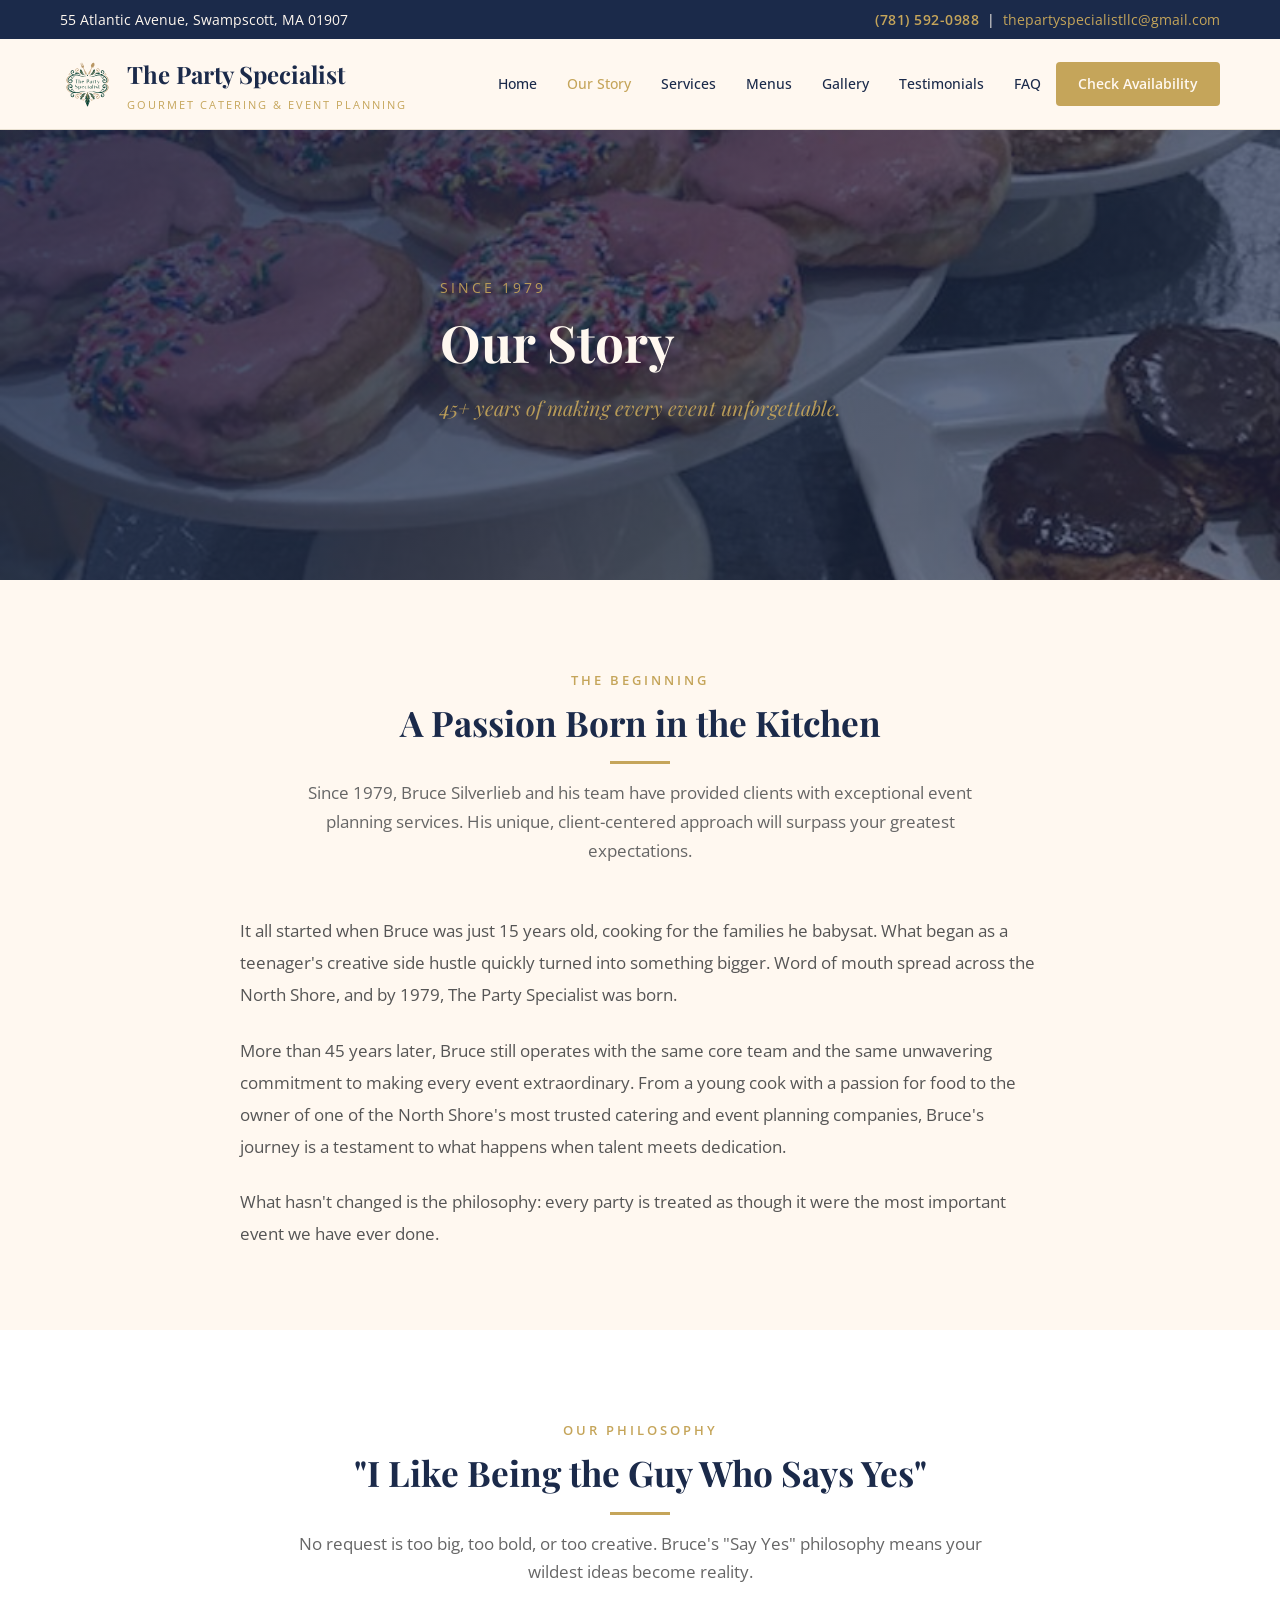
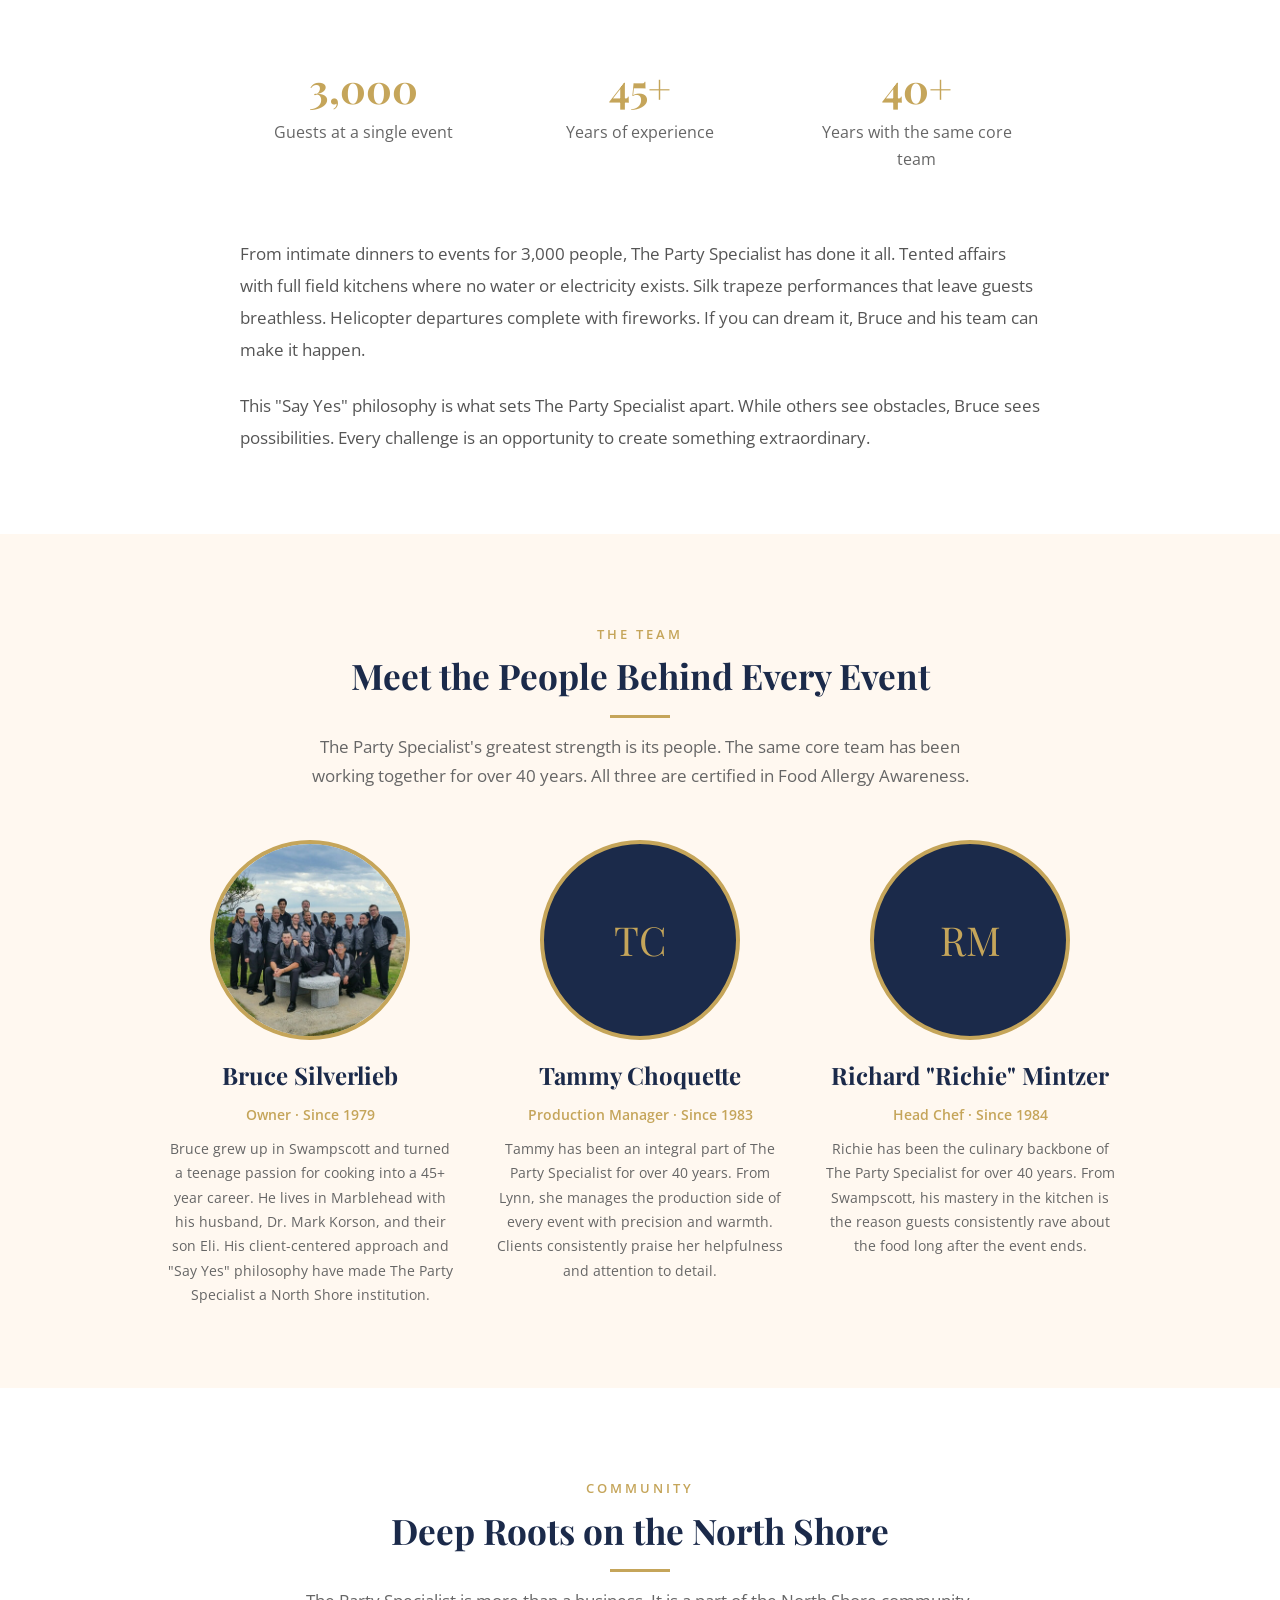
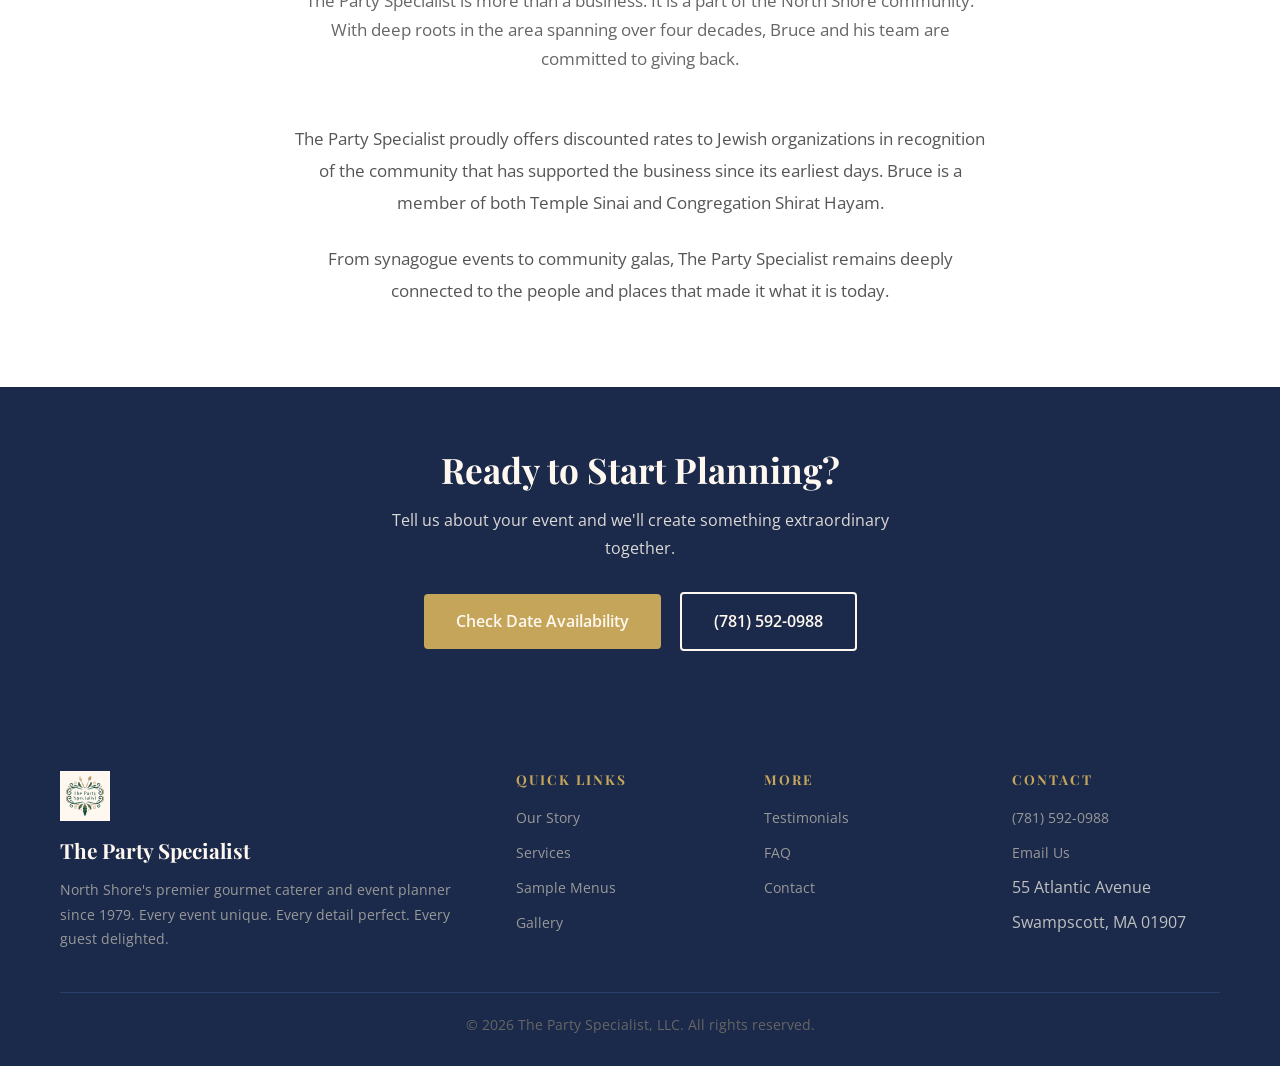
<file: site/story.html>
<!DOCTYPE html>
<html lang="en">
<head>
<meta charset="UTF-8">
<meta name="viewport" content="width=device-width, initial-scale=1.0">
<title>Our Story | The Party Specialist - North Shore Caterer Since 1979</title>
<meta name="description" content="Learn the story of Bruce Silverlieb and The Party Specialist, serving Boston's North Shore with gourmet catering and event planning since 1979.">
<meta name="keywords" content="The Party Specialist history, Bruce Silverlieb caterer, North Shore catering since 1979, Swampscott event planner">
<meta property="og:title" content="Our Story | The Party Specialist">
<meta property="og:description" content="Since 1979, Bruce Silverlieb and his team have provided exceptional event planning services on Boston's North Shore.">
<meta property="og:type" content="website">
<link rel="preconnect" href="https://fonts.googleapis.com">
<link rel="preconnect" href="https://fonts.gstatic.com" crossorigin>
<link href="https://fonts.googleapis.com/css2?family=Playfair+Display:ital,wght@0,400;0,700;1,400&family=Open+Sans:wght@400;500;600;700&display=swap" rel="stylesheet">
<link rel="stylesheet" href="css/style.css">
<script type="application/ld+json">
{
  "@context": "https://schema.org",
  "@type": "AboutPage",
  "mainEntity": {
    "@type": "Caterer",
    "name": "The Party Specialist",
    "legalName": "The Party Specialist, LLC",
    "url": "https://www.thepartyspecialistllc.com",
    "telephone": "+1-781-592-0988",
    "email": "thepartyspecialistllc@gmail.com",
    "address": {
      "@type": "PostalAddress",
      "streetAddress": "55 Atlantic Avenue",
      "addressLocality": "Swampscott",
      "addressRegion": "MA",
      "postalCode": "01907",
      "addressCountry": "US"
    },
    "foundingDate": "1979",
    "founder": {
      "@type": "Person",
      "name": "Bruce Silverlieb"
    }
  }
}
</script>
</head>
<body>
<!-- Top Bar -->
<div class="top-bar">
  <div class="container">
    <span>55 Atlantic Avenue, Swampscott, MA 01907</span>
    <span><a href="tel:+17815920988" class="phone">(781) 592-0988</a> &nbsp;|&nbsp; <a href="mailto:thepartyspecialistllc@gmail.com">thepartyspecialistllc@gmail.com</a></span>
  </div>
</div>

<!-- Header -->
<header>
  <div class="container">
    <a href="index.html" class="logo">
      <img src="images/logo.svg" alt="The Party Specialist logo" width="55" height="55">
      <div>
        <span class="logo-text">The Party Specialist</span>
        <span class="logo-sub">Gourmet Catering &amp; Event Planning</span>
      </div>
    </a>
    <button class="menu-toggle" onclick="document.querySelector('nav').classList.toggle('open')" aria-label="Toggle menu">&#9776;</button>
    <nav>
      <a href="index.html">Home</a>
      <a href="story.html" class="active">Our Story</a>
      <a href="services.html">Services</a>
      <a href="menus.html">Menus</a>
      <a href="gallery.html">Gallery</a>
      <a href="testimonials.html">Testimonials</a>
      <a href="faq.html">FAQ</a>
      <a href="contact.html" class="cta-btn">Check Availability</a>
    </nav>
  </div>
</header>

<!-- Hero -->
<section class="hero" style="height: 50vh; min-height: 350px;">
  <div class="hero-bg" style="background-image: url('images/gallery/room-setup-01.jpg"></div>
  <div class="container">
    <div class="hero-content">
      <p class="est">Since 1979</p>
      <h1>Our Story</h1>
      <p class="tagline">45+ years of making every event unforgettable.</p>
    </div>
  </div>
</section>

<!-- Brand Narrative -->
<section>
  <div class="container">
    <div class="section-header">
      <p class="overline">The Beginning</p>
      <h2>A Passion Born in the Kitchen</h2>
      <div class="gold-line"></div>
      <p>Since 1979, Bruce Silverlieb and his team have provided clients with exceptional event planning services. His unique, client-centered approach will surpass your greatest expectations.</p>
    </div>
    <div style="max-width: 800px; margin: 0 auto; font-size: 1.05rem; color: #555; line-height: 1.9;">
      <p style="margin-bottom: 1.5rem;">It all started when Bruce was just 15 years old, cooking for the families he babysat. What began as a teenager's creative side hustle quickly turned into something bigger. Word of mouth spread across the North Shore, and by 1979, The Party Specialist was born.</p>
      <p style="margin-bottom: 1.5rem;">More than 45 years later, Bruce still operates with the same core team and the same unwavering commitment to making every event extraordinary. From a young cook with a passion for food to the owner of one of the North Shore's most trusted catering and event planning companies, Bruce's journey is a testament to what happens when talent meets dedication.</p>
      <p>What hasn't changed is the philosophy: every party is treated as though it were the most important event we have ever done.</p>
    </div>
  </div>
</section>

<!-- Say Yes Philosophy -->
<section class="alt-bg">
  <div class="container">
    <div class="section-header">
      <p class="overline">Our Philosophy</p>
      <h2>"I Like Being the Guy Who Says Yes"</h2>
      <div class="gold-line"></div>
      <p>No request is too big, too bold, or too creative. Bruce's "Say Yes" philosophy means your wildest ideas become reality.</p>
    </div>
    <div style="max-width: 800px; margin: 0 auto;">
      <div style="display: grid; grid-template-columns: repeat(auto-fit, minmax(220px, 1fr)); gap: 30px; text-align: center;">
        <div class="fade-in" style="padding: 25px;">
          <h3 style="font-size: 2.5rem; color: #C5A55A; margin-bottom: 5px;">3,000</h3>
          <p style="color: #666;">Guests at a single event</p>
        </div>
        <div class="fade-in" style="padding: 25px;">
          <h3 style="font-size: 2.5rem; color: #C5A55A; margin-bottom: 5px;">45+</h3>
          <p style="color: #666;">Years of experience</p>
        </div>
        <div class="fade-in" style="padding: 25px;">
          <h3 style="font-size: 2.5rem; color: #C5A55A; margin-bottom: 5px;">40+</h3>
          <p style="color: #666;">Years with the same core team</p>
        </div>
      </div>
      <div style="margin-top: 40px; font-size: 1.05rem; color: #555; line-height: 1.9;">
        <p style="margin-bottom: 1.5rem;">From intimate dinners to events for 3,000 people, The Party Specialist has done it all. Tented affairs with full field kitchens where no water or electricity exists. Silk trapeze performances that leave guests breathless. Helicopter departures complete with fireworks. If you can dream it, Bruce and his team can make it happen.</p>
        <p>This "Say Yes" philosophy is what sets The Party Specialist apart. While others see obstacles, Bruce sees possibilities. Every challenge is an opportunity to create something extraordinary.</p>
      </div>
    </div>
  </div>
</section>

<!-- Team -->
<section>
  <div class="container">
    <div class="section-header">
      <p class="overline">The Team</p>
      <h2>Meet the People Behind Every Event</h2>
      <div class="gold-line"></div>
      <p>The Party Specialist's greatest strength is its people. The same core team has been working together for over 40 years. All three are certified in Food Allergy Awareness.</p>
    </div>
    <div class="team-grid">
      <div class="team-member fade-in">
        <img src="images/gallery/staff-photo.jpg" alt="Bruce Silverlieb, Owner of The Party Specialist">
        <h3>Bruce Silverlieb</h3>
        <p class="tenure">Owner &middot; Since 1979</p>
        <p style="color: #666; font-size: 0.9rem; margin-top: 10px;">Bruce grew up in Swampscott and turned a teenage passion for cooking into a 45+ year career. He lives in Marblehead with his husband, Dr. Mark Korson, and their son Eli. His client-centered approach and "Say Yes" philosophy have made The Party Specialist a North Shore institution.</p>
      </div>
      <div class="team-member fade-in">
        <div style="width: 200px; height: 200px; border-radius: 50%; background: #1B2A4A; margin: 0 auto 20px; display: flex; align-items: center; justify-content: center; border: 4px solid #C5A55A;">
          <span style="font-family: 'Playfair Display', serif; font-size: 2.5rem; color: #C5A55A;">TC</span>
        </div>
        <h3>Tammy Choquette</h3>
        <p class="tenure">Production Manager &middot; Since 1983</p>
        <p style="color: #666; font-size: 0.9rem; margin-top: 10px;">Tammy has been an integral part of The Party Specialist for over 40 years. From Lynn, she manages the production side of every event with precision and warmth. Clients consistently praise her helpfulness and attention to detail.</p>
      </div>
      <div class="team-member fade-in">
        <div style="width: 200px; height: 200px; border-radius: 50%; background: #1B2A4A; margin: 0 auto 20px; display: flex; align-items: center; justify-content: center; border: 4px solid #C5A55A;">
          <span style="font-family: 'Playfair Display', serif; font-size: 2.5rem; color: #C5A55A;">RM</span>
        </div>
        <h3>Richard "Richie" Mintzer</h3>
        <p class="tenure">Head Chef &middot; Since 1984</p>
        <p style="color: #666; font-size: 0.9rem; margin-top: 10px;">Richie has been the culinary backbone of The Party Specialist for over 40 years. From Swampscott, his mastery in the kitchen is the reason guests consistently rave about the food long after the event ends.</p>
      </div>
    </div>
  </div>
</section>

<!-- Community -->
<section class="alt-bg">
  <div class="container">
    <div class="section-header">
      <p class="overline">Community</p>
      <h2>Deep Roots on the North Shore</h2>
      <div class="gold-line"></div>
      <p>The Party Specialist is more than a business. It is a part of the North Shore community. With deep roots in the area spanning over four decades, Bruce and his team are committed to giving back.</p>
    </div>
    <div style="max-width: 700px; margin: 0 auto; text-align: center; font-size: 1.05rem; color: #555; line-height: 1.9;">
      <p style="margin-bottom: 1.5rem;">The Party Specialist proudly offers discounted rates to Jewish organizations in recognition of the community that has supported the business since its earliest days. Bruce is a member of both Temple Sinai and Congregation Shirat Hayam.</p>
      <p>From synagogue events to community galas, The Party Specialist remains deeply connected to the people and places that made it what it is today.</p>
    </div>
  </div>
</section>

<!-- CTA -->
<section style="background: #1B2A4A; color: #FFF8F0; text-align: center; padding: 60px 0;">
  <div class="container">
    <h2 style="color: #FFF8F0; margin-bottom: 15px;">Ready to Start Planning?</h2>
    <p style="max-width: 500px; margin: 0 auto 30px; opacity: 0.85;">Tell us about your event and we'll create something extraordinary together.</p>
    <a href="contact.html" class="btn btn-gold">Check Date Availability</a>
    <a href="tel:+17815920988" class="btn btn-outline">(781) 592-0988</a>
  </div>
</section>

<!-- Footer -->
<footer>
  <div class="container">
    <div class="footer-grid">
      <div class="footer-brand"><img src="images/logo.svg" alt="The Party Specialist logo" width="50" height="50">
        <p class="logo-text" style="font-family: 'Playfair Display', serif;">The Party Specialist</p>
        <p>North Shore's premier gourmet caterer and event planner since 1979. Every event unique. Every detail perfect. Every guest delighted.</p>
      </div>
      <div>
        <h4>Quick Links</h4>
        <ul>
          <li><a href="story.html">Our Story</a></li>
          <li><a href="services.html">Services</a></li>
          <li><a href="menus.html">Sample Menus</a></li>
          <li><a href="gallery.html">Gallery</a></li>
        </ul>
      </div>
      <div>
        <h4>More</h4>
        <ul>
          <li><a href="testimonials.html">Testimonials</a></li>
          <li><a href="faq.html">FAQ</a></li>
          <li><a href="contact.html">Contact</a></li>
        </ul>
      </div>
      <div>
        <h4>Contact</h4>
        <ul>
          <li><a href="tel:+17815920988">(781) 592-0988</a></li>
          <li><a href="mailto:thepartyspecialistllc@gmail.com">Email Us</a></li>
          <li>55 Atlantic Avenue</li>
          <li>Swampscott, MA 01907</li>
        </ul>
      </div>
    </div>
    <div class="footer-bottom">
      &copy; 2026 The Party Specialist, LLC. All rights reserved.
    </div>
  </div>
</footer>

<script>
// Scroll animations
const observer = new IntersectionObserver((entries) => {
  entries.forEach(e => { if (e.isIntersecting) { e.target.classList.add('visible'); } });
}, { threshold: 0.1 });
document.querySelectorAll('.fade-in').forEach(el => observer.observe(el));
</script>
</body>
</html>
</file>
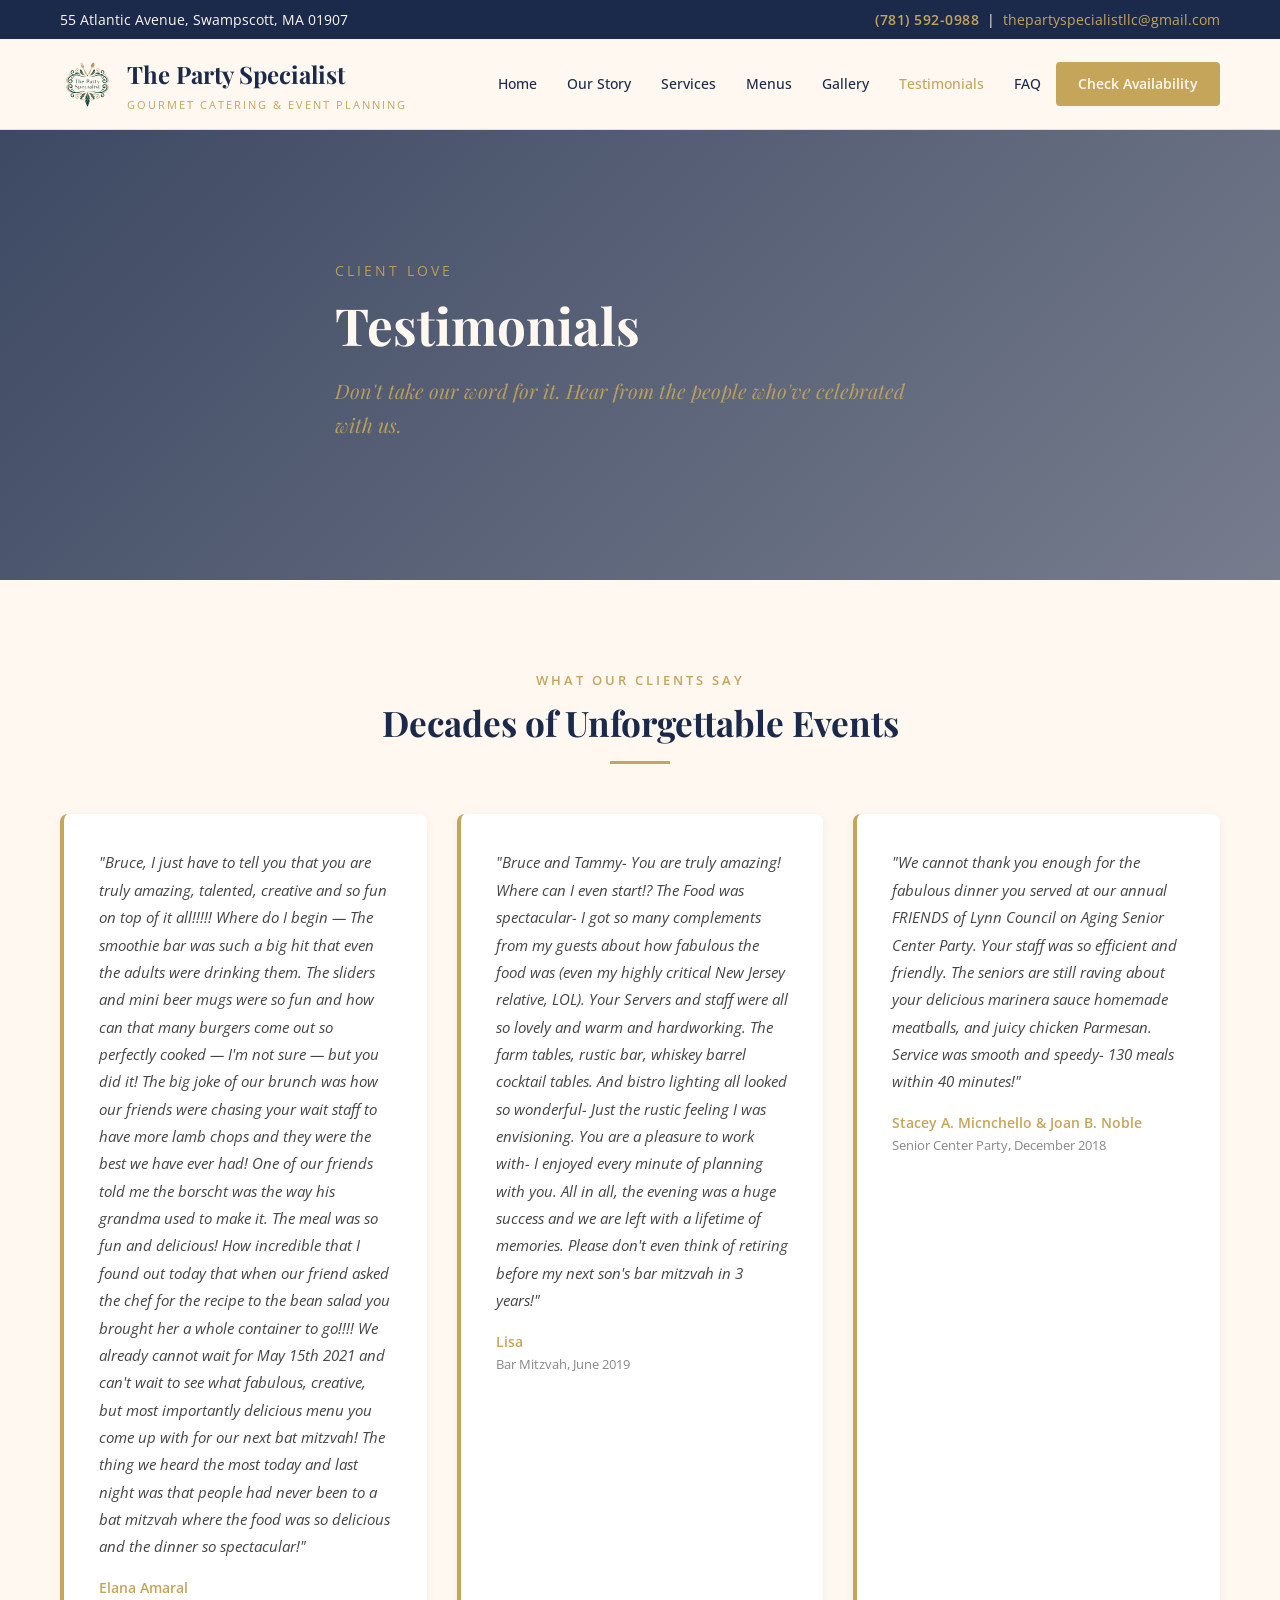
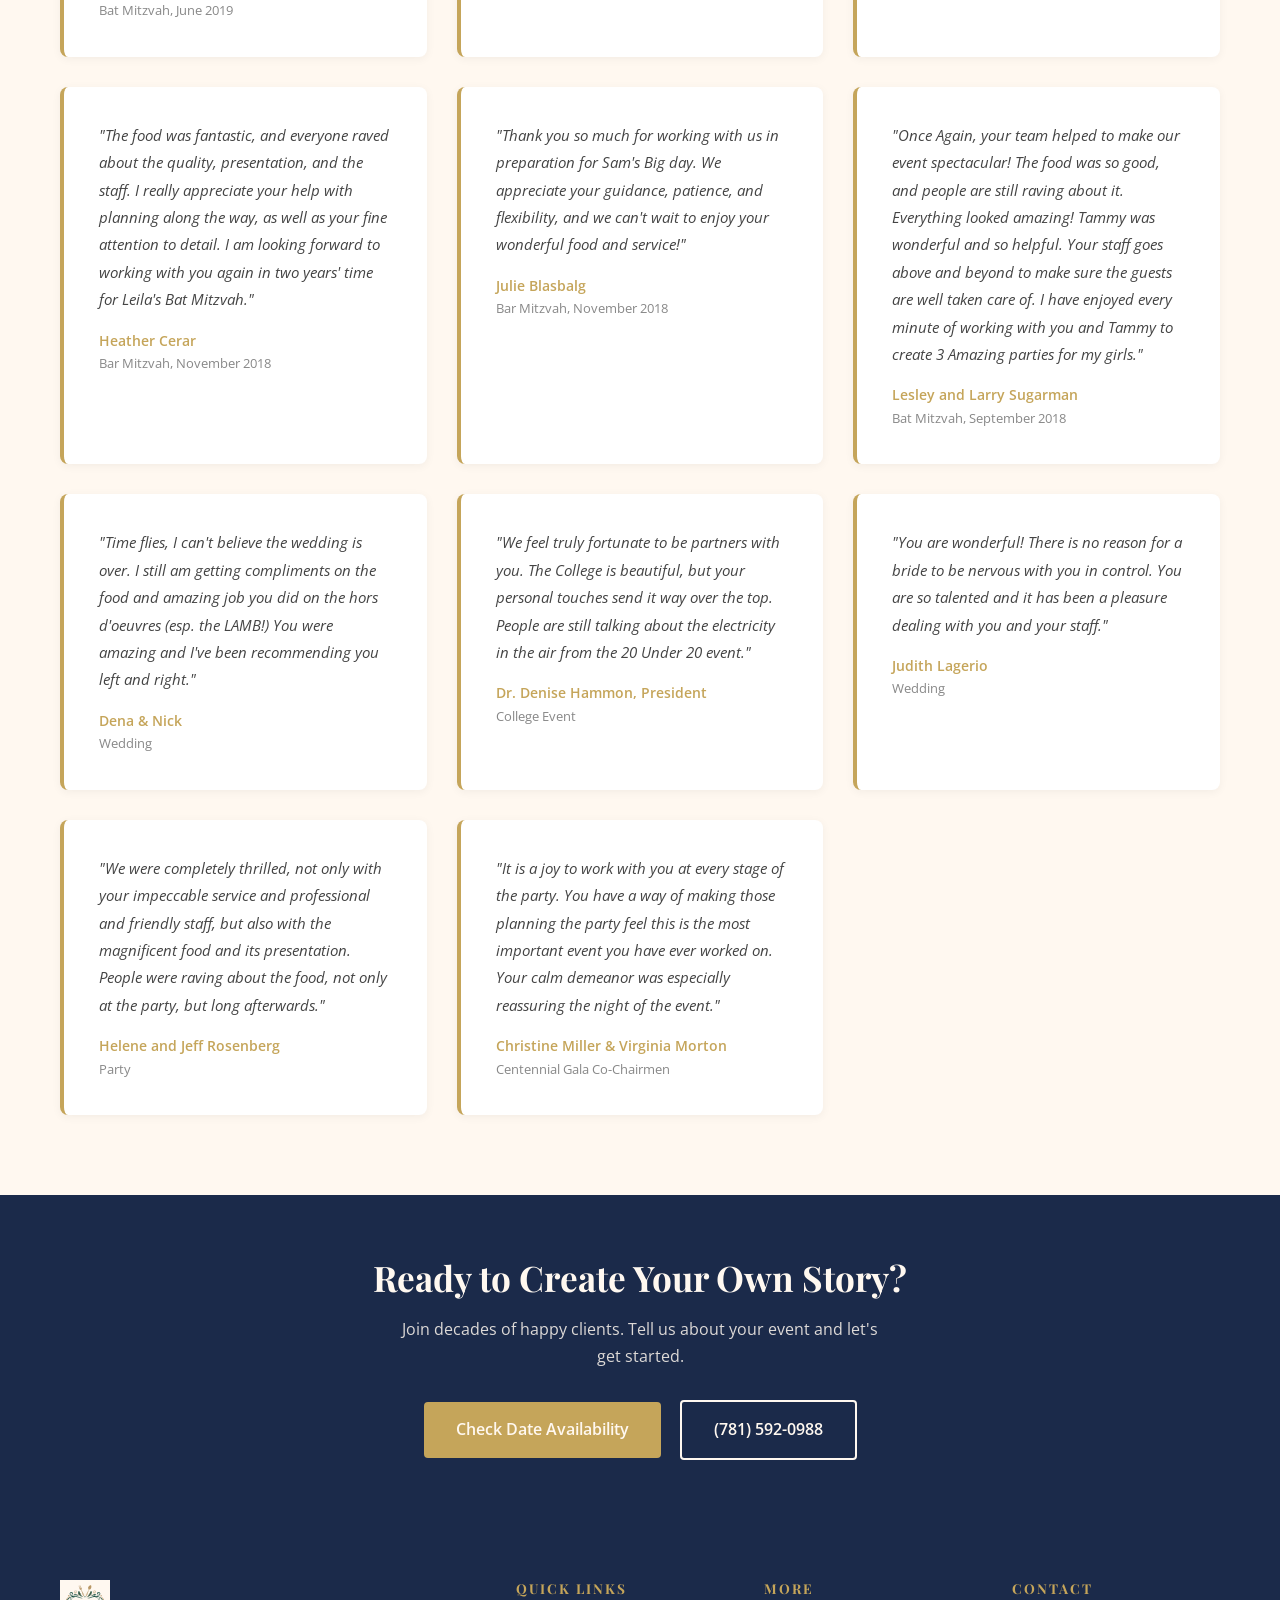
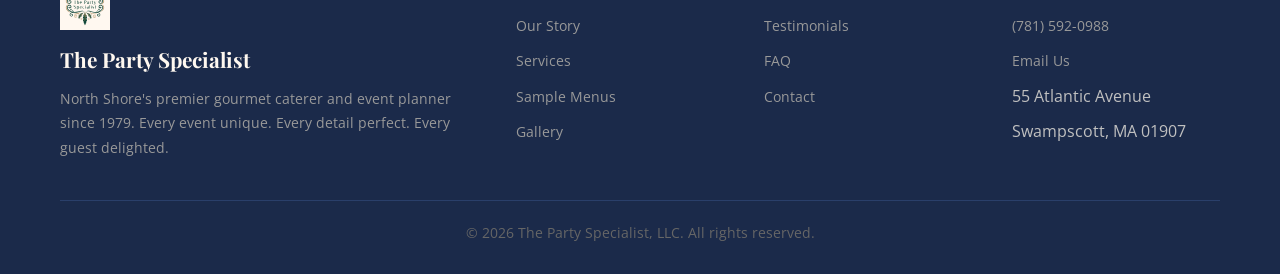
<file: site/testimonials.html>
<!DOCTYPE html>
<html lang="en">
<head>
<meta charset="UTF-8">
<meta name="viewport" content="width=device-width, initial-scale=1.0">
<title>Testimonials | The Party Specialist - Client Reviews</title>
<meta name="description" content="Read what clients say about The Party Specialist. Decades of 5-star reviews for wedding catering, bar/bat mitzvahs, and event planning on Boston's North Shore.">
<meta name="keywords" content="Party Specialist reviews, North Shore caterer reviews, wedding catering testimonials, bar mitzvah catering reviews">
<meta property="og:title" content="Testimonials | The Party Specialist">
<meta property="og:description" content="Decades of glowing reviews from weddings, bar/bat mitzvahs, corporate events, and more.">
<meta property="og:type" content="website">
<link rel="preconnect" href="https://fonts.googleapis.com">
<link rel="preconnect" href="https://fonts.gstatic.com" crossorigin>
<link href="https://fonts.googleapis.com/css2?family=Playfair+Display:ital,wght@0,400;0,700;1,400&family=Open+Sans:wght@400;500;600;700&display=swap" rel="stylesheet">
<link rel="stylesheet" href="css/style.css">
<script type="application/ld+json">
{
  "@context": "https://schema.org",
  "@type": "Caterer",
  "name": "The Party Specialist",
  "legalName": "The Party Specialist, LLC",
  "url": "https://www.thepartyspecialistllc.com",
  "telephone": "+1-781-592-0988",
  "email": "thepartyspecialistllc@gmail.com",
  "address": {
    "@type": "PostalAddress",
    "streetAddress": "55 Atlantic Avenue",
    "addressLocality": "Swampscott",
    "addressRegion": "MA",
    "postalCode": "01907",
    "addressCountry": "US"
  },
  "review": [
    {
      "@type": "Review",
      "author": {"@type": "Person", "name": "Elana Amaral"},
      "datePublished": "2019-06",
      "reviewBody": "People had never been to a bat mitzvah where the food was so delicious and the dinner so spectacular!",
      "reviewRating": {"@type": "Rating", "ratingValue": "5", "bestRating": "5"}
    },
    {
      "@type": "Review",
      "author": {"@type": "Person", "name": "Lisa"},
      "datePublished": "2019-06",
      "reviewBody": "The Food was spectacular- I got so many complements from my guests about how fabulous the food was.",
      "reviewRating": {"@type": "Rating", "ratingValue": "5", "bestRating": "5"}
    },
    {
      "@type": "Review",
      "author": {"@type": "Person", "name": "Lesley and Larry Sugarman"},
      "datePublished": "2018-09",
      "reviewBody": "Your team helped to make our event spectacular! The food was so good, and people are still raving about it.",
      "reviewRating": {"@type": "Rating", "ratingValue": "5", "bestRating": "5"}
    }
  ]
}
</script>
</head>
<body>
<!-- Top Bar -->
<div class="top-bar">
  <div class="container">
    <span>55 Atlantic Avenue, Swampscott, MA 01907</span>
    <span><a href="tel:+17815920988" class="phone">(781) 592-0988</a> &nbsp;|&nbsp; <a href="mailto:thepartyspecialistllc@gmail.com">thepartyspecialistllc@gmail.com</a></span>
  </div>
</div>

<!-- Header -->
<header>
  <div class="container">
    <a href="index.html" class="logo">
      <img src="images/logo.svg" alt="The Party Specialist logo" width="55" height="55">
      <div>
        <span class="logo-text">The Party Specialist</span>
        <span class="logo-sub">Gourmet Catering &amp; Event Planning</span>
      </div>
    </a>
    <button class="menu-toggle" onclick="document.querySelector('nav').classList.toggle('open')" aria-label="Toggle menu">&#9776;</button>
    <nav>
      <a href="index.html">Home</a>
      <a href="story.html">Our Story</a>
      <a href="services.html">Services</a>
      <a href="menus.html">Menus</a>
      <a href="gallery.html">Gallery</a>
      <a href="testimonials.html" class="active">Testimonials</a>
      <a href="faq.html">FAQ</a>
      <a href="contact.html" class="cta-btn">Check Availability</a>
    </nav>
  </div>
</header>

<!-- Hero -->
<section class="hero" style="height: 50vh; min-height: 350px;">
  <div class="hero-bg" style="background-image: url('https://static.wixstatic.com/media/6ec82b_6a20b90e7a81c2c8b3665d7b52c1f19b.png/v1/fill/w_1920,h_1080,al_c,q_85,usm_0.66_1.00_0.01')"></div>
  <div class="container">
    <div class="hero-content">
      <p class="est">Client Love</p>
      <h1>Testimonials</h1>
      <p class="tagline">Don't take our word for it. Hear from the people who've celebrated with us.</p>
    </div>
  </div>
</section>

<!-- Testimonials -->
<section>
  <div class="container">
    <div class="section-header">
      <p class="overline">What Our Clients Say</p>
      <h2>Decades of Unforgettable Events</h2>
      <div class="gold-line"></div>
    </div>
    <div class="testimonial-grid">

      <div class="testimonial-card fade-in">
        <p class="quote">"Bruce, I just have to tell you that you are truly amazing, talented, creative and so fun on top of it all!!!!! Where do I begin &mdash; The smoothie bar was such a big hit that even the adults were drinking them. The sliders and mini beer mugs were so fun and how can that many burgers come out so perfectly cooked &mdash; I'm not sure &mdash; but you did it! The big joke of our brunch was how our friends were chasing your wait staff to have more lamb chops and they were the best we have ever had! One of our friends told me the borscht was the way his grandma used to make it. The meal was so fun and delicious! How incredible that I found out today that when our friend asked the chef for the recipe to the bean salad you brought her a whole container to go!!!! We already cannot wait for May 15th 2021 and can't wait to see what fabulous, creative, but most importantly delicious menu you come up with for our next bat mitzvah! The thing we heard the most today and last night was that people had never been to a bat mitzvah where the food was so delicious and the dinner so spectacular!"</p>
        <p class="attribution">Elana Amaral</p>
        <p class="event-type">Bat Mitzvah, June 2019</p>
      </div>

      <div class="testimonial-card fade-in">
        <p class="quote">"Bruce and Tammy- You are truly amazing! Where can I even start!? The Food was spectacular- I got so many complements from my guests about how fabulous the food was (even my highly critical New Jersey relative, LOL). Your Servers and staff were all so lovely and warm and hardworking. The farm tables, rustic bar, whiskey barrel cocktail tables. And bistro lighting all looked so wonderful- Just the rustic feeling I was envisioning. You are a pleasure to work with- I enjoyed every minute of planning with you. All in all, the evening was a huge success and we are left with a lifetime of memories. Please don't even think of retiring before my next son's bar mitzvah in 3 years!"</p>
        <p class="attribution">Lisa</p>
        <p class="event-type">Bar Mitzvah, June 2019</p>
      </div>

      <div class="testimonial-card fade-in">
        <p class="quote">"We cannot thank you enough for the fabulous dinner you served at our annual FRIENDS of Lynn Council on Aging Senior Center Party. Your staff was so efficient and friendly. The seniors are still raving about your delicious marinera sauce homemade meatballs, and juicy chicken Parmesan. Service was smooth and speedy- 130 meals within 40 minutes!"</p>
        <p class="attribution">Stacey A. Micnchello &amp; Joan B. Noble</p>
        <p class="event-type">Senior Center Party, December 2018</p>
      </div>

      <div class="testimonial-card fade-in">
        <p class="quote">"The food was fantastic, and everyone raved about the quality, presentation, and the staff. I really appreciate your help with planning along the way, as well as your fine attention to detail. I am looking forward to working with you again in two years' time for Leila's Bat Mitzvah."</p>
        <p class="attribution">Heather Cerar</p>
        <p class="event-type">Bar Mitzvah, November 2018</p>
      </div>

      <div class="testimonial-card fade-in">
        <p class="quote">"Thank you so much for working with us in preparation for Sam's Big day. We appreciate your guidance, patience, and flexibility, and we can't wait to enjoy your wonderful food and service!"</p>
        <p class="attribution">Julie Blasbalg</p>
        <p class="event-type">Bar Mitzvah, November 2018</p>
      </div>

      <div class="testimonial-card fade-in">
        <p class="quote">"Once Again, your team helped to make our event spectacular! The food was so good, and people are still raving about it. Everything looked amazing! Tammy was wonderful and so helpful. Your staff goes above and beyond to make sure the guests are well taken care of. I have enjoyed every minute of working with you and Tammy to create 3 Amazing parties for my girls."</p>
        <p class="attribution">Lesley and Larry Sugarman</p>
        <p class="event-type">Bat Mitzvah, September 2018</p>
      </div>

      <div class="testimonial-card fade-in">
        <p class="quote">"Time flies, I can't believe the wedding is over. I still am getting compliments on the food and amazing job you did on the hors d'oeuvres (esp. the LAMB!) You were amazing and I've been recommending you left and right."</p>
        <p class="attribution">Dena &amp; Nick</p>
        <p class="event-type">Wedding</p>
      </div>

      <div class="testimonial-card fade-in">
        <p class="quote">"We feel truly fortunate to be partners with you. The College is beautiful, but your personal touches send it way over the top. People are still talking about the electricity in the air from the 20 Under 20 event."</p>
        <p class="attribution">Dr. Denise Hammon, President</p>
        <p class="event-type">College Event</p>
      </div>

      <div class="testimonial-card fade-in">
        <p class="quote">"You are wonderful! There is no reason for a bride to be nervous with you in control. You are so talented and it has been a pleasure dealing with you and your staff."</p>
        <p class="attribution">Judith Lagerio</p>
        <p class="event-type">Wedding</p>
      </div>

      <div class="testimonial-card fade-in">
        <p class="quote">"We were completely thrilled, not only with your impeccable service and professional and friendly staff, but also with the magnificent food and its presentation. People were raving about the food, not only at the party, but long afterwards."</p>
        <p class="attribution">Helene and Jeff Rosenberg</p>
        <p class="event-type">Party</p>
      </div>

      <div class="testimonial-card fade-in">
        <p class="quote">"It is a joy to work with you at every stage of the party. You have a way of making those planning the party feel this is the most important event you have ever worked on. Your calm demeanor was especially reassuring the night of the event."</p>
        <p class="attribution">Christine Miller &amp; Virginia Morton</p>
        <p class="event-type">Centennial Gala Co-Chairmen</p>
      </div>

    </div>
  </div>
</section>

<!-- CTA -->
<section style="background: #1B2A4A; color: #FFF8F0; text-align: center; padding: 60px 0;">
  <div class="container">
    <h2 style="color: #FFF8F0; margin-bottom: 15px;">Ready to Create Your Own Story?</h2>
    <p style="max-width: 500px; margin: 0 auto 30px; opacity: 0.85;">Join decades of happy clients. Tell us about your event and let's get started.</p>
    <a href="contact.html" class="btn btn-gold">Check Date Availability</a>
    <a href="tel:+17815920988" class="btn btn-outline">(781) 592-0988</a>
  </div>
</section>

<!-- Footer -->
<footer>
  <div class="container">
    <div class="footer-grid">
      <div class="footer-brand"><img src="images/logo.svg" alt="The Party Specialist logo" width="50" height="50">
        <p class="logo-text" style="font-family: 'Playfair Display', serif;">The Party Specialist</p>
        <p>North Shore's premier gourmet caterer and event planner since 1979. Every event unique. Every detail perfect. Every guest delighted.</p>
      </div>
      <div>
        <h4>Quick Links</h4>
        <ul>
          <li><a href="story.html">Our Story</a></li>
          <li><a href="services.html">Services</a></li>
          <li><a href="menus.html">Sample Menus</a></li>
          <li><a href="gallery.html">Gallery</a></li>
        </ul>
      </div>
      <div>
        <h4>More</h4>
        <ul>
          <li><a href="testimonials.html">Testimonials</a></li>
          <li><a href="faq.html">FAQ</a></li>
          <li><a href="contact.html">Contact</a></li>
        </ul>
      </div>
      <div>
        <h4>Contact</h4>
        <ul>
          <li><a href="tel:+17815920988">(781) 592-0988</a></li>
          <li><a href="mailto:thepartyspecialistllc@gmail.com">Email Us</a></li>
          <li>55 Atlantic Avenue</li>
          <li>Swampscott, MA 01907</li>
        </ul>
      </div>
    </div>
    <div class="footer-bottom">
      &copy; 2026 The Party Specialist, LLC. All rights reserved.
    </div>
  </div>
</footer>

<script>
// Scroll animations
const observer = new IntersectionObserver((entries) => {
  entries.forEach(e => { if (e.isIntersecting) { e.target.classList.add('visible'); } });
}, { threshold: 0.1 });
document.querySelectorAll('.fade-in').forEach(el => observer.observe(el));
</script>
</body>
</html>
</file>
<file: site/css/style.css>
/* =============================================
   The Party Specialist - Main Stylesheet
   Navy (#1B2A4A) + Gold (#C5A55A) + Cream (#FFF8F0)
   ============================================= */

/* --- Reset & Base --- */
*, *::before, *::after { margin: 0; padding: 0; box-sizing: border-box; }
html { scroll-behavior: smooth; font-size: 16px; }
body { font-family: 'Open Sans', system-ui, -apple-system, sans-serif; color: #2D2D2D; background: #FFF8F0; line-height: 1.7; }
img { max-width: 100%; height: auto; display: block; }
a { color: #C5A55A; text-decoration: none; transition: color 0.3s; }
a:hover { color: #9e8245; }
h1, h2, h3, h4 { font-family: 'Playfair Display', Georgia, serif; color: #1B2A4A; line-height: 1.3; }
h1 { font-size: 2.8rem; }
h2 { font-size: 2.2rem; margin-bottom: 1rem; }
h3 { font-size: 1.5rem; margin-bottom: 0.75rem; }
.container { max-width: 1200px; margin: 0 auto; padding: 0 20px; }

/* --- Header / Nav --- */
.top-bar { background: #1B2A4A; color: #FFF8F0; padding: 8px 0; font-size: 0.85rem; }
.top-bar .container { display: flex; justify-content: space-between; align-items: center; }
.top-bar a { color: #C5A55A; }
.top-bar .phone { font-weight: 600; letter-spacing: 0.5px; }
header { background: #FFF8F0; border-bottom: 1px solid #e8e0d0; position: sticky; top: 0; z-index: 100; }
header .container { display: flex; justify-content: space-between; align-items: center; padding: 15px 20px; }
.logo { display: flex; align-items: center; gap: 12px; }
.logo img { height: 55px; width: auto; }
.logo-text { font-family: 'Playfair Display', Georgia, serif; font-size: 1.5rem; color: #1B2A4A; font-weight: 700; }
.logo-sub { font-size: 0.7rem; color: #C5A55A; text-transform: uppercase; letter-spacing: 2px; display: block; }
nav { display: flex; align-items: center; }
nav a { color: #1B2A4A; font-size: 0.9rem; padding: 8px 15px; font-weight: 500; transition: color 0.3s; }
nav a:hover, nav a.active { color: #C5A55A; }
nav .cta-btn { background: #C5A55A; color: #FFF8F0; padding: 10px 22px; border-radius: 4px; font-weight: 600; }
nav .cta-btn:hover { background: #1B2A4A; color: #FFF8F0; }
.menu-toggle { display: none; background: none; border: none; font-size: 1.5rem; color: #1B2A4A; cursor: pointer; }

/* --- Hero --- */
.hero { position: relative; height: 70vh; min-height: 450px; display: flex; align-items: center; overflow: hidden; }
.hero-bg { position: absolute; inset: 0; background-size: cover; background-position: center; }
.hero-bg::after { content: ''; position: absolute; inset: 0; background: linear-gradient(135deg, rgba(27,42,74,0.85) 0%, rgba(27,42,74,0.6) 100%); }
.hero-content { position: relative; z-index: 2; color: #FFF8F0; max-width: 650px; padding: 0 20px; }
.hero-content h1 { color: #FFF8F0; font-size: 3.2rem; margin-bottom: 1rem; }
.hero-content .tagline { font-size: 1.25rem; margin-bottom: 0.5rem; color: #C5A55A; font-family: 'Playfair Display', Georgia, serif; font-style: italic; }
.hero-content p { font-size: 1.1rem; margin-bottom: 2rem; opacity: 0.9; }
.hero-content .est { font-size: 0.9rem; text-transform: uppercase; letter-spacing: 3px; color: #C5A55A; margin-bottom: 0.5rem; }
.btn { display: inline-block; padding: 14px 32px; border-radius: 4px; font-weight: 600; font-size: 1rem; transition: all 0.3s; cursor: pointer; border: none; }
.btn-gold { background: #C5A55A; color: #FFF8F0; }
.btn-gold:hover { background: #b08e3f; color: #FFF8F0; }
.btn-outline { border: 2px solid #FFF8F0; color: #FFF8F0; background: transparent; margin-left: 15px; }
.btn-outline:hover { background: #FFF8F0; color: #1B2A4A; }

/* --- Sections --- */
section { padding: 80px 0; }
section.alt-bg { background: #fff; }
.section-header { text-align: center; max-width: 700px; margin: 0 auto 50px; }
.section-header .overline { font-size: 0.8rem; text-transform: uppercase; letter-spacing: 3px; color: #C5A55A; margin-bottom: 8px; font-weight: 600; }
.section-header p { color: #666; font-size: 1.05rem; margin-top: 10px; }
.gold-line { width: 60px; height: 3px; background: #C5A55A; margin: 15px auto; }

/* --- Services Grid --- */
.services-grid { display: grid; grid-template-columns: repeat(auto-fit, minmax(300px, 1fr)); gap: 30px; }
.service-card { background: #fff; border-radius: 8px; overflow: hidden; box-shadow: 0 4px 15px rgba(0,0,0,0.06); transition: transform 0.3s, box-shadow 0.3s; }
.service-card:hover { transform: translateY(-5px); box-shadow: 0 8px 30px rgba(0,0,0,0.1); }
.service-card img { height: 220px; object-fit: cover; width: 100%; }
.service-card .card-body { padding: 25px; }
.service-card h3 { font-size: 1.3rem; }
.service-card p { color: #666; font-size: 0.95rem; margin-top: 8px; }

/* --- Testimonials --- */
.testimonial-grid { display: grid; grid-template-columns: repeat(auto-fit, minmax(350px, 1fr)); gap: 30px; }
.testimonial-card { background: #fff; padding: 35px; border-radius: 8px; border-left: 4px solid #C5A55A; box-shadow: 0 2px 10px rgba(0,0,0,0.05); }
.testimonial-card .quote { font-style: italic; color: #444; line-height: 1.8; margin-bottom: 15px; font-size: 0.95rem; }
.testimonial-card .attribution { color: #C5A55A; font-weight: 600; font-size: 0.9rem; }
.testimonial-card .event-type { color: #888; font-size: 0.8rem; }

/* --- Team --- */
.team-grid { display: grid; grid-template-columns: repeat(auto-fit, minmax(280px, 1fr)); gap: 40px; max-width: 950px; margin: 0 auto; }
.team-member { text-align: center; }
.team-member img { width: 200px; height: 200px; border-radius: 50%; object-fit: cover; margin: 0 auto 20px; border: 4px solid #C5A55A; }
.team-member .tenure { color: #C5A55A; font-size: 0.85rem; font-weight: 600; }

/* --- Menus --- */
.menu-section { background: #fff; border-radius: 8px; padding: 40px; margin-bottom: 30px; box-shadow: 0 2px 10px rgba(0,0,0,0.05); }
.menu-section h3 { color: #1B2A4A; border-bottom: 2px solid #C5A55A; padding-bottom: 10px; margin-bottom: 20px; }
.menu-category { margin-bottom: 25px; }
.menu-category h4 { color: #C5A55A; font-family: 'Playfair Display', Georgia, serif; font-size: 1.15rem; margin-bottom: 10px; }
.menu-category ul { list-style: none; }
.menu-category li { padding: 5px 0; color: #555; font-size: 0.95rem; border-bottom: 1px dotted #e8e0d0; }
.menu-note { background: #FFF8F0; border: 1px solid #e8e0d0; padding: 20px; border-radius: 6px; margin-top: 15px; font-size: 0.9rem; color: #666; }
details.menu-accordion { background: #fff; border-radius: 8px; margin-bottom: 15px; box-shadow: 0 2px 10px rgba(0,0,0,0.05); overflow: hidden; }
details.menu-accordion summary { padding: 20px 25px; font-family: 'Playfair Display', Georgia, serif; font-size: 1.2rem; color: #1B2A4A; cursor: pointer; list-style: none; display: flex; justify-content: space-between; align-items: center; }
details.menu-accordion summary::after { content: '+'; font-size: 1.5rem; color: #C5A55A; }
details.menu-accordion[open] summary::after { content: '-'; }
details.menu-accordion .menu-content { padding: 0 25px 25px; }

/* --- Gallery --- */
.gallery-filters { display: flex; justify-content: center; gap: 10px; margin-bottom: 30px; flex-wrap: wrap; }
.gallery-filters button { padding: 8px 20px; border: 2px solid #1B2A4A; background: transparent; color: #1B2A4A; border-radius: 30px; cursor: pointer; font-size: 0.9rem; transition: all 0.3s; }
.gallery-filters button:hover, .gallery-filters button.active { background: #1B2A4A; color: #FFF8F0; }
.gallery-grid { display: grid; grid-template-columns: repeat(auto-fill, minmax(280px, 1fr)); gap: 15px; }
.gallery-grid img { width: 100%; height: 250px; object-fit: cover; border-radius: 6px; cursor: pointer; transition: transform 0.3s; }
.gallery-grid img:hover { transform: scale(1.02); }
.lightbox { display: none; position: fixed; inset: 0; background: rgba(0,0,0,0.92); z-index: 1000; align-items: center; justify-content: center; }
.lightbox.active { display: flex; }
.lightbox img { max-width: 90%; max-height: 85vh; border-radius: 8px; }
.lightbox-close { position: absolute; top: 20px; right: 30px; color: #fff; font-size: 2rem; cursor: pointer; }

/* --- FAQ --- */
.faq-list { max-width: 800px; margin: 0 auto; }
.faq-item { border-bottom: 1px solid #e8e0d0; }
.faq-item details { padding: 0; }
.faq-item summary { padding: 20px 0; font-size: 1.05rem; font-weight: 600; color: #1B2A4A; cursor: pointer; list-style: none; display: flex; justify-content: space-between; align-items: center; }
.faq-item summary::after { content: '+'; font-size: 1.3rem; color: #C5A55A; flex-shrink: 0; margin-left: 15px; }
.faq-item details[open] summary::after { content: '-'; }
.faq-item .answer { padding: 0 0 20px; color: #555; line-height: 1.8; }

/* --- Contact --- */
.contact-grid { display: grid; grid-template-columns: 1fr 1fr; gap: 50px; }
.contact-info { padding: 20px 0; }
.contact-info h3 { margin-bottom: 25px; }
.contact-info .info-item { display: flex; gap: 15px; margin-bottom: 20px; align-items: flex-start; }
.contact-info .info-item .icon { width: 40px; height: 40px; background: #1B2A4A; color: #C5A55A; border-radius: 50%; display: flex; align-items: center; justify-content: center; flex-shrink: 0; font-size: 1.1rem; }
.contact-form { background: #fff; padding: 40px; border-radius: 8px; box-shadow: 0 4px 15px rgba(0,0,0,0.06); }
.form-group { margin-bottom: 20px; }
.form-group label { display: block; font-weight: 600; color: #1B2A4A; margin-bottom: 6px; font-size: 0.9rem; }
.form-group input, .form-group select, .form-group textarea { width: 100%; padding: 12px 15px; border: 1px solid #ddd; border-radius: 4px; font-family: inherit; font-size: 0.95rem; transition: border-color 0.3s; }
.form-group input:focus, .form-group select:focus, .form-group textarea:focus { border-color: #C5A55A; outline: none; }
.form-row { display: grid; grid-template-columns: 1fr 1fr; gap: 15px; }

/* --- Footer --- */
footer { background: #1B2A4A; color: #c0c0c0; padding: 60px 0 30px; }
.footer-grid { display: grid; grid-template-columns: 2fr 1fr 1fr 1fr; gap: 40px; margin-bottom: 40px; }
.footer-brand img { height: 50px; width: auto; margin-bottom: 12px; }
.footer-brand .logo-text { color: #FFF8F0; font-size: 1.3rem; margin-bottom: 10px; }
.footer-brand p { font-size: 0.9rem; line-height: 1.7; color: #999; }
footer h4 { color: #C5A55A; font-size: 0.85rem; text-transform: uppercase; letter-spacing: 2px; margin-bottom: 15px; }
footer ul { list-style: none; }
footer li { margin-bottom: 8px; }
footer li a { color: #999; font-size: 0.9rem; }
footer li a:hover { color: #C5A55A; }
.footer-bottom { border-top: 1px solid #2a3f6a; padding-top: 20px; text-align: center; font-size: 0.85rem; color: #666; }

/* --- Dietary Badge --- */
.dietary-badges { display: flex; gap: 12px; flex-wrap: wrap; margin: 20px 0; }
.badge { padding: 6px 14px; border-radius: 20px; font-size: 0.8rem; font-weight: 600; }
.badge-kosher { background: #e8f5e9; color: #2e7d32; }
.badge-gf { background: #fff3e0; color: #e65100; }
.badge-vegan { background: #e8f5e9; color: #1b5e20; }
.badge-halal { background: #e3f2fd; color: #1565c0; }
.badge-allergy { background: #fce4ec; color: #c62828; }

/* --- Process Steps --- */
.process-steps { display: grid; grid-template-columns: repeat(auto-fit, minmax(200px, 1fr)); gap: 30px; text-align: center; counter-reset: step; }
.process-step { position: relative; padding: 30px 20px; }
.process-step::before { counter-increment: step; content: counter(step); display: block; width: 50px; height: 50px; line-height: 50px; background: #C5A55A; color: #FFF8F0; border-radius: 50%; font-family: 'Playfair Display', serif; font-size: 1.3rem; font-weight: 700; margin: 0 auto 15px; }
.process-step h4 { font-size: 1rem; margin-bottom: 8px; }
.process-step p { font-size: 0.85rem; color: #666; }

/* --- Responsive --- */
@media (max-width: 768px) {
  h1 { font-size: 2rem; }
  h2 { font-size: 1.7rem; }
  .hero { height: 60vh; }
  .hero-content h1 { font-size: 2.2rem; }
  .hero-content { padding: 0 20px; }
  nav { display: none; flex-direction: column; position: absolute; top: 100%; left: 0; right: 0; background: #FFF8F0; padding: 20px; border-bottom: 2px solid #C5A55A; box-shadow: 0 4px 15px rgba(0,0,0,0.1); }
  nav.open { display: flex; }
  nav a { padding: 12px 15px; }
  .menu-toggle { display: block; }
  .contact-grid { grid-template-columns: 1fr; }
  .footer-grid { grid-template-columns: 1fr 1fr; }
  .form-row { grid-template-columns: 1fr; }
  .top-bar .container { flex-direction: column; gap: 5px; text-align: center; }
  .btn-outline { margin-left: 0; margin-top: 10px; }
  .gallery-grid { grid-template-columns: repeat(auto-fill, minmax(150px, 1fr)); }
  .gallery-grid img { height: 160px; }
  .testimonial-grid { grid-template-columns: 1fr; }
}

/* --- Scroll animation --- */
.fade-in { opacity: 0; transform: translateY(20px); transition: opacity 0.6s, transform 0.6s; }
.fade-in.visible { opacity: 1; transform: translateY(0); }

/* --- Reduced Motion --- */
@media (prefers-reduced-motion: reduce) {
  .fade-in { opacity: 1; transform: none; transition: none; }
  html { scroll-behavior: auto; }
}

/* --- Print Stylesheet --- */
@media print {
  .top-bar, header, footer, .hero, .btn, .cta-btn, .menu-toggle, .gallery-filters, .lightbox, nav { display: none !important; }
  body { background: #fff; color: #000; font-size: 11pt; }
  section { padding: 15px 0; page-break-inside: avoid; }
  h1, h2, h3, h4 { color: #000; }
  .container { max-width: 100%; padding: 0; }
  details[open] summary ~ * { display: block !important; }
  details { break-inside: avoid; }
  details.menu-accordion { box-shadow: none; border: 1px solid #ccc; }
  .testimonial-card { border: 1px solid #ccc; box-shadow: none; }
  a { color: #000; text-decoration: underline; }
  a[href]::after { content: " (" attr(href) ")"; font-size: 0.8em; color: #555; }
  a[href^="tel"]::after, a[href^="mailto"]::after { content: ""; }
}
</file>
